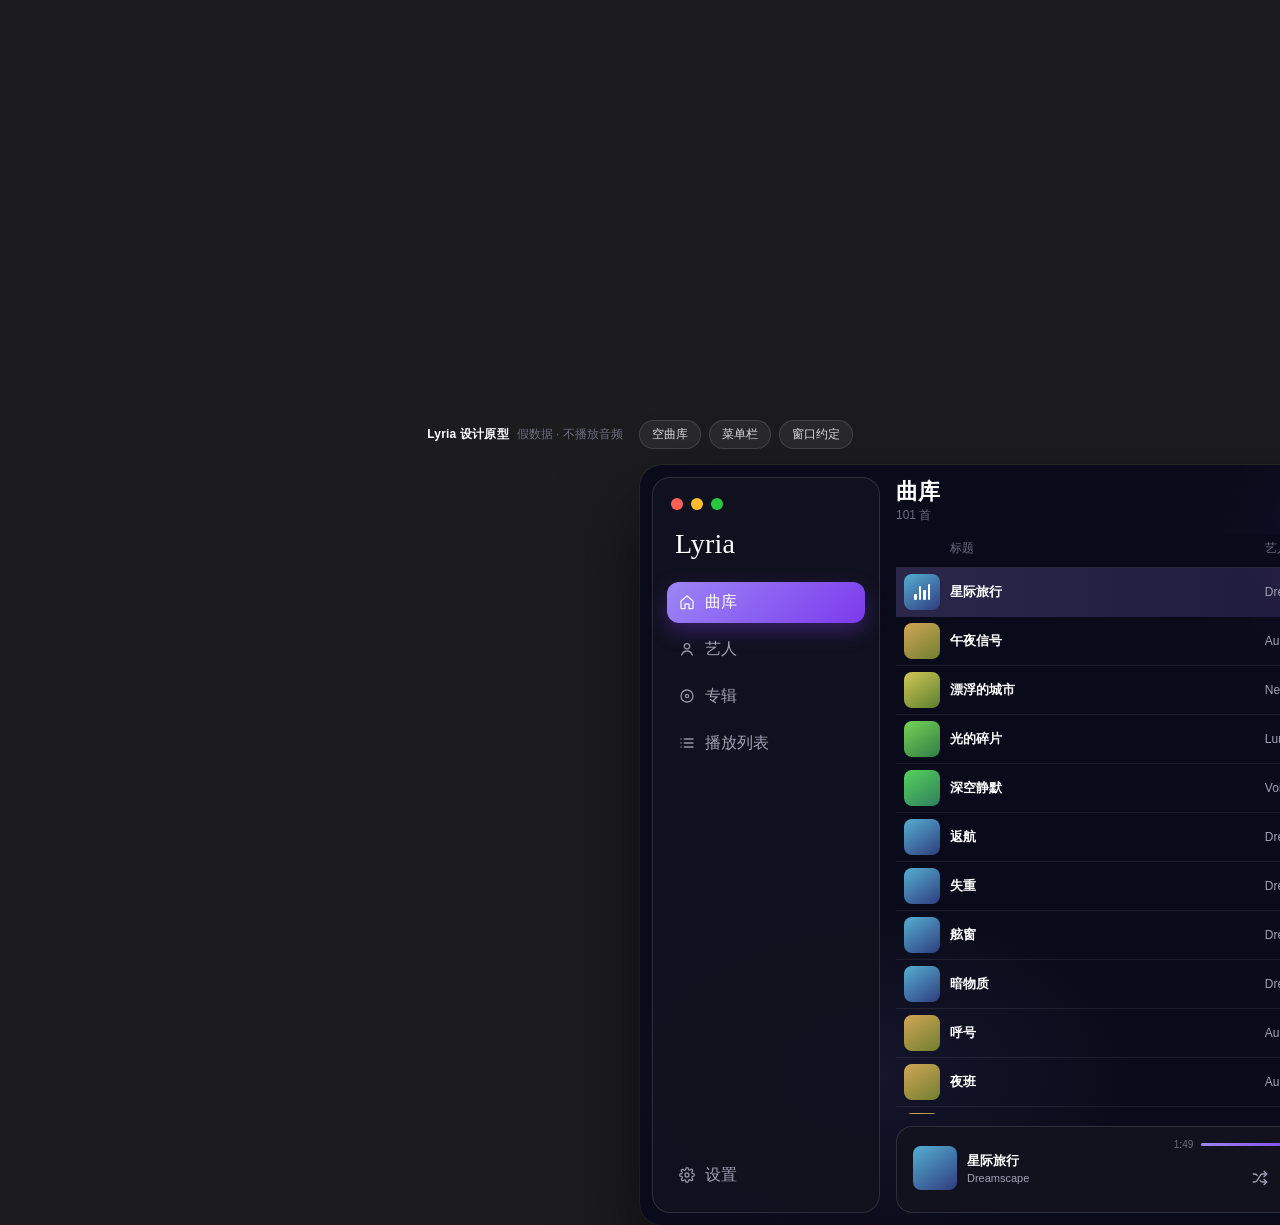
<file: .design/ui-mocks/html/index.html>
<!DOCTYPE html>
<html lang="zh-Hans">
<head>
  <meta charset="utf-8">
  <meta name="viewport" content="width=device-width, initial-scale=1">
  <title>Lyria · 设计原型</title>
  <link rel="stylesheet" href="theme.css?v=layout">
  <link rel="stylesheet" href="prototype.css?v=align">
</head>
<body class="proto">
  <div class="proto-bar" id="protoBar">
    <span class="proto-label">Lyria 设计原型</span>
    <span class="proto-note">假数据 · 不播放音频</span>
    <span class="spacer"></span>
    <button type="button" data-action="toggle-empty" id="emptyBtn">空曲库</button>
    <button type="button" data-action="scene-menubar" id="menuBtn">菜单栏</button>
    <button type="button" data-action="scene-chrome" id="chromeBtn">窗口约定</button>
  </div>

  <div class="fit" id="fit">
  <div class="window" id="window">
    <aside class="sidebar">
      <div class="lights"><span class="r"></span><span class="y"></span><span class="g"></span></div>
      <button type="button" class="brand" data-nav="library">Lyria</button>
      <div class="nav">
        <button type="button" class="nav-item active" data-nav="library"><svg viewBox="0 0 24 24" fill="none" stroke="currentColor" stroke-width="2" stroke-linecap="round" stroke-linejoin="round"><path d="M3 10.5 12 3l9 7.5V21a1 1 0 0 1-1 1h-5v-7H9v7H4a1 1 0 0 1-1-1v-10.5z"/></svg>曲库</button>
        <button type="button" class="nav-item" data-nav="artists"><svg viewBox="0 0 24 24" fill="none" stroke="currentColor" stroke-width="2" stroke-linecap="round" stroke-linejoin="round"><circle cx="12" cy="8" r="4"/><path d="M4 21c1.5-4 4.5-6 8-6s6.5 2 8 6"/></svg>艺人</button>
        <button type="button" class="nav-item" data-nav="albums"><svg viewBox="0 0 24 24" fill="none" stroke="currentColor" stroke-width="2" stroke-linecap="round" stroke-linejoin="round"><circle cx="12" cy="12" r="9"/><circle cx="12" cy="12" r="2.5"/></svg>专辑</button>
        <button type="button" class="nav-item" data-nav="playlists"><svg viewBox="0 0 24 24" fill="none" stroke="currentColor" stroke-width="2" stroke-linecap="round" stroke-linejoin="round"><path d="M8 6h13M8 12h13M8 18h13M3 6h.01M3 12h.01M3 18h.01"/></svg>播放列表</button>
      </div>
      <div class="nav-bottom">
        <button type="button" class="nav-item" data-nav="settings"><svg viewBox="0 0 24 24" fill="none" stroke="currentColor" stroke-width="2" stroke-linecap="round" stroke-linejoin="round"><circle cx="12" cy="12" r="3"/><path d="M19.4 15a1.7 1.7 0 0 0 .3 1.8l.1.1a2 2 0 1 1-2.8 2.8l-.1-.1a1.7 1.7 0 0 0-1.8-.3 1.7 1.7 0 0 0-1 1.5V21a2 2 0 1 1-4 0v-.1a1.7 1.7 0 0 0-1-1.5 1.7 1.7 0 0 0-1.8.3l-.1.1a2 2 0 1 1-2.8-2.8l.1-.1a1.7 1.7 0 0 0 .3-1.8 1.7 1.7 0 0 0-1.5-1H3a2 2 0 1 1 0-4h.1a1.7 1.7 0 0 0 1.5-1 1.7 1.7 0 0 0-.3-1.8l-.1-.1a2 2 0 1 1 2.8-2.8l.1.1a1.7 1.7 0 0 0 1.8.3H9a1.7 1.7 0 0 0 1-1.5V3a2 2 0 1 1 4 0v.1a1.7 1.7 0 0 0 1 1.5 1.7 1.7 0 0 0 1.8-.3l.1-.1a2 2 0 1 1 2.8 2.8l-.1.1a1.7 1.7 0 0 0-.3 1.8V9c.3.6.9 1 1.5 1H21a2 2 0 1 1 0 4h-.1a1.7 1.7 0 0 0-1.5 1z"/></svg>设置</button>
      </div>
    </aside>
    <div class="detail">
      <div class="page-head">
        <div class="page-title">
          <div class="nav-line">
            <button type="button" class="nav-back is-hidden" id="navBack" data-action="nav-back" aria-label="返回"><svg class="ico" viewBox="0 0 24 24" fill="none" stroke="currentColor" stroke-width="2" stroke-linecap="round" stroke-linejoin="round" aria-hidden="true"><path d="m15 18-6-6 6-6"/></svg></button>
            <h1 id="pageTitle">曲库</h1>
          </div>
          <span id="pageMeta"></span>
        </div>
        <div class="search">
          <svg width="14" height="14" viewBox="0 0 24 24" fill="none" stroke="currentColor" stroke-width="2" stroke-linecap="round" stroke-linejoin="round"><circle cx="11" cy="11" r="7"/><path d="m20 20-3-3"/></svg>
          <input id="q" type="text" placeholder="搜索音乐、艺人、专辑" autocomplete="off" spellcheck="false" aria-label="搜索音乐、艺人、专辑">
          <button type="button" class="clear is-hidden" id="clearQ" data-action="clear-search" aria-label="清除搜索">×</button>
        </div>
      </div>
      <div class="content">
        <div class="panel" id="panel"></div>
      </div>
      <div id="transport"></div>
    </div>
    <div class="queue-panel is-hidden" id="queue"></div>
    <div class="toast" id="toast" role="status"></div>
  </div>

  <div class="menubar-stage is-hidden" id="menubarStage">
    <div class="fake-menu"><span class="menu-brand"><svg class="ico" viewBox="0 0 24 24" fill="none" stroke="currentColor" stroke-width="2" stroke-linecap="round" stroke-linejoin="round" aria-hidden="true"><path d="M9 18V5l12-2v13"/><circle cx="6" cy="18" r="3"/><circle cx="18" cy="16" r="3"/></svg> Lyria</span><span>9:41</span></div>
    <div class="popover">
      <div style="padding:14px 14px 10px;display:flex;gap:10px;align-items:center;border-bottom:1px solid var(--border)">
        <div class="cover"></div>
        <div style="flex:1">
          <div class="t js-np-title" style="font-size:13px;font-weight:600">星际旅行</div>
          <div class="a js-np-artist" style="font-size:11px;color:var(--text2)">Dreamscape</div>
        </div>
      </div>
      <div style="padding:12px 14px">
        <div class="prog" style="margin-bottom:10px">
          <span class="js-pos">1:48</span>
          <div class="bar" data-slider="progress"><div class="fill js-fill"></div><div class="knob js-knob"></div></div>
          <span class="js-dur">4:32</span>
        </div>
        <div class="btns center">
          <button type="button" class="glyph" data-action="prev" title="上一首"><svg class="ico" viewBox="0 0 24 24" fill="none" stroke="currentColor" stroke-width="2" stroke-linecap="round" stroke-linejoin="round" aria-hidden="true"><polygon points="19 20 9 12 19 4 19 20"/><line x1="5" x2="5" y1="19" y2="5"/></svg></button>
          <button type="button" class="play" id="menuPlay" data-action="toggle" title="播放或暂停"><svg class="ico nudge" viewBox="0 0 24 24" fill="none" stroke="currentColor" stroke-width="2" stroke-linecap="round" stroke-linejoin="round" aria-hidden="true"><polygon points="6 3 20 12 6 21 6 3"/></svg></button>
          <button type="button" class="glyph" data-action="next" title="下一首"><svg class="ico" viewBox="0 0 24 24" fill="none" stroke="currentColor" stroke-width="2" stroke-linecap="round" stroke-linejoin="round" aria-hidden="true"><polygon points="5 4 15 12 5 20 5 4"/><line x1="19" x2="19" y1="5" y2="19"/></svg></button>
        </div>
      </div>
      <div style="padding:0 14px 14px">
        <div class="upnext-label">接下来</div>
        <div id="upnext"></div>
      </div>
    </div>
  </div>

  <div class="annot is-hidden" id="annotStage">
    <h1>Lyria · Window Chrome（原生标题栏约定）</h1>
    <ol>
      <li><code>NSWindow.styleMask</code> 含 <code>.titled</code> + <code>.fullSizeContentView</code></li>
      <li><code>titlebarAppearsTransparent = true</code>、<code>titleVisibility = .hidden</code> — 无自定义黑色顶栏条</li>
      <li>红绿灯由系统绘制，视觉上落在<strong>左侧栏顶部内部</strong>（侧栏玻璃通顶）</li>
      <li>拖动 / 双击放大还原走系统 <code>NSThemeFrame</code>；穿透区收窄为系统标题栏拖动带（<code>hitTest → nil</code>），<strong>勿</strong>整顶约 52pt 一律穿透；不自定义 <code>performZoom</code></li>
      <li>侧栏相对窗口四边留出约 12px，圆角约 18px；底栏（Transport）只在详情列下方，不延伸到侧栏下。设置下不放拖宽示意点</li>
      <li>详情列顶部是导航标题，与搜索、列表、底栏左右对齐。能返回时，后退图标在标题左侧并与文字对齐</li>
      <li>侧栏可拖宽 <strong>168–320</strong>（默认 ~228）</li>
      <li>Deep Space：左右同色 <code>#0a0b1a</code> 系，禁用吸壁纸 vibrancy</li>
      <li>Accent 渐变 <code>#9b87f5 → #7c3aed</code>；圆角 16–24</li>
    </ol>
  </div>
  </div>

  <div id="rowMenu"></div>
  <script src="prototype.js?v=align"></script>
</body>
</html>
</file>
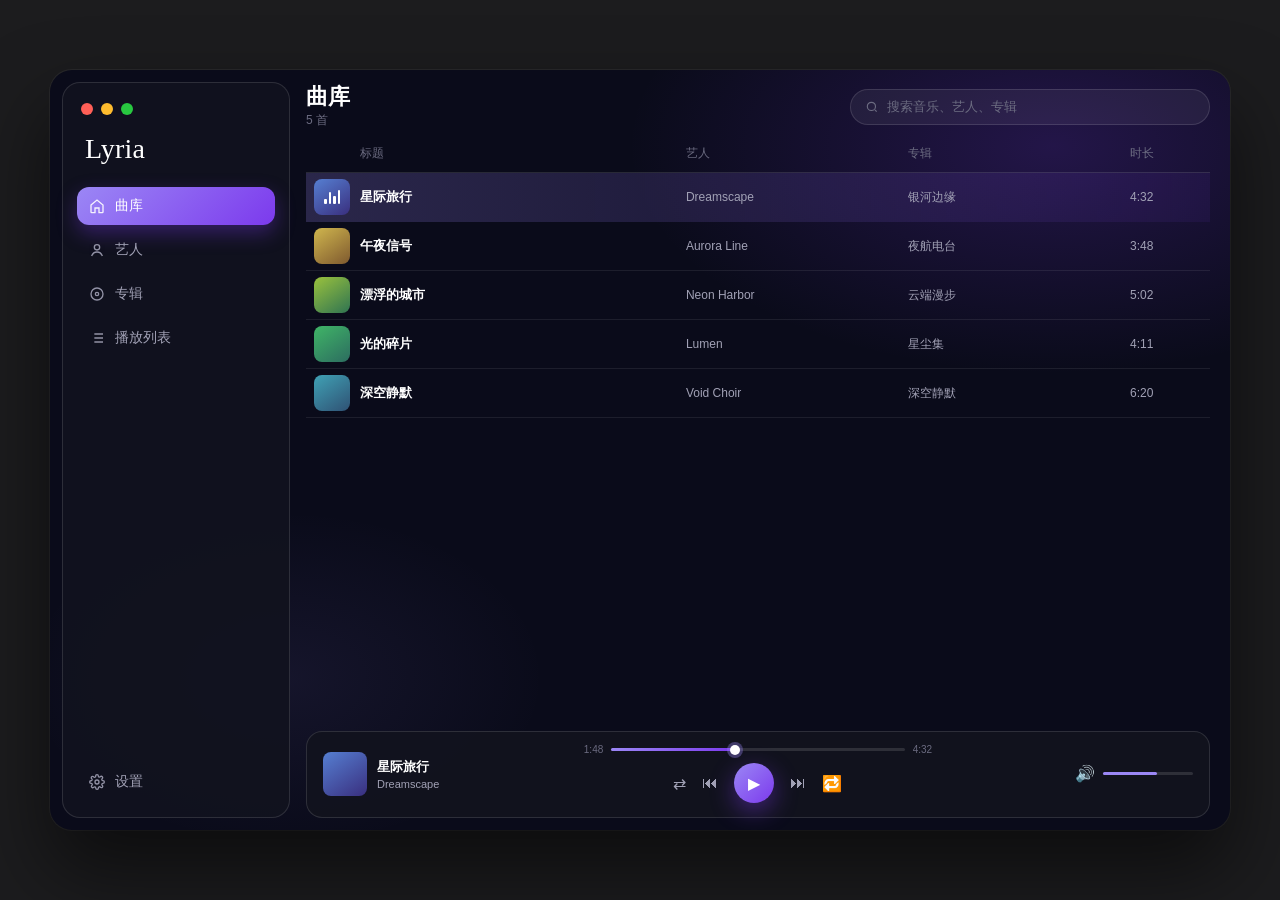
<file: .design/ui-mocks/html/01-library.html>
<!DOCTYPE html><html><head><meta charset="utf-8"><link rel="stylesheet" href="theme.css?v=layout"></head>
<body><div class="window"><aside class="sidebar">
  <div class="lights"><span class="r"></span><span class="y"></span><span class="g"></span></div>
  <div class="brand">Lyria</div>
  <div class="nav"><div class="nav-item active"><svg viewBox="0 0 24 24" fill="none" stroke="currentColor" stroke-width="2"><path d="M3 10.5 12 3l9 7.5V21a1 1 0 0 1-1 1h-5v-7H9v7H4a1 1 0 0 1-1-1v-10.5z"/></svg>曲库</div>
<div class="nav-item"><svg viewBox="0 0 24 24" fill="none" stroke="currentColor" stroke-width="2"><circle cx="12" cy="8" r="4"/><path d="M4 21c1.5-4 4.5-6 8-6s6.5 2 8 6"/></svg>艺人</div>
<div class="nav-item"><svg viewBox="0 0 24 24" fill="none" stroke="currentColor" stroke-width="2"><circle cx="12" cy="12" r="9"/><circle cx="12" cy="12" r="2.5"/></svg>专辑</div>
<div class="nav-item"><svg viewBox="0 0 24 24" fill="none" stroke="currentColor" stroke-width="2"><path d="M8 6h13M8 12h13M8 18h13M3 6h.01M3 12h.01M3 18h.01"/></svg>播放列表</div></div>
  <div class="nav-bottom">
    <div class="nav-item"><svg viewBox="0 0 24 24" fill="none" stroke="currentColor" stroke-width="2"><circle cx="12" cy="12" r="3"/><path d="M19.4 15a1.7 1.7 0 0 0 .3 1.8l.1.1a2 2 0 1 1-2.8 2.8l-.1-.1a1.7 1.7 0 0 0-1.8-.3 1.7 1.7 0 0 0-1 1.5V21a2 2 0 1 1-4 0v-.1a1.7 1.7 0 0 0-1-1.5 1.7 1.7 0 0 0-1.8.3l-.1.1a2 2 0 1 1-2.8-2.8l.1-.1a1.7 1.7 0 0 0 .3-1.8 1.7 1.7 0 0 0-1.5-1H3a2 2 0 1 1 0-4h.1a1.7 1.7 0 0 0 1.5-1 1.7 1.7 0 0 0-.3-1.8l-.1-.1a2 2 0 1 1 2.8-2.8l.1.1a1.7 1.7 0 0 0 1.8.3H9a1.7 1.7 0 0 0 1-1.5V3a2 2 0 1 1 4 0v.1a1.7 1.7 0 0 0 1 1.5 1.7 1.7 0 0 0 1.8-.3l.1-.1a2 2 0 1 1 2.8 2.8l-.1.1a1.7 1.7 0 0 0-.3 1.8V9c.3.6.9 1 1.5 1H21a2 2 0 1 1 0 4h-.1a1.7 1.7 0 0 0-1.5 1z"/></svg>设置</div>
  </div>
</aside><div class="detail"><div class="page-head"><div class="page-title"><div class="nav-line"><h1>曲库</h1></div><span class="page-meta">5 首</span></div><div class="search" style="color:var(--text3)"><svg width="14" height="14" viewBox="0 0 24 24" fill="none" stroke="currentColor" stroke-width="2"><circle cx="11" cy="11" r="7"/><path d="m20 20-3-3"/></svg><span>搜索音乐、艺人、专辑</span></div></div><div class="content"><div class="panel"><div class="row header"><div class="title-cell"><span class="cover-gap"></span><span>标题</span></div><div>艺人</div><div>专辑</div><div>时长</div></div>
<div class="row track active"><div class="title-cell"><span class="cover-sm" style="background:linear-gradient(145deg, hsl(220 58% 58%), hsl(248 46% 34%))"><span class="eq"><i></i><i></i><i></i><i></i></span></span><div class="title-stack"><div class="cn">星际旅行</div></div></div><div class="meta">Dreamscape</div><div class="meta">银河边缘</div><div class="meta">4:32</div></div>
<div class="row track"><div class="title-cell"><span class="cover-sm" style="background:linear-gradient(145deg, hsl(48 58% 56%), hsl(32 46% 34%))"></span><div class="title-stack"><div class="cn">午夜信号</div></div></div><div class="meta">Aurora Line</div><div class="meta">夜航电台</div><div class="meta">3:48</div></div>
<div class="row track"><div class="title-cell"><span class="cover-sm" style="background:linear-gradient(145deg, hsl(78 52% 50%), hsl(150 42% 32%))"></span><div class="title-stack"><div class="cn">漂浮的城市</div></div></div><div class="meta">Neon Harbor</div><div class="meta">云端漫步</div><div class="meta">5:02</div></div>
<div class="row track"><div class="title-cell"><span class="cover-sm" style="background:linear-gradient(145deg, hsl(140 48% 48%), hsl(168 42% 30%))"></span><div class="title-stack"><div class="cn">光的碎片</div></div></div><div class="meta">Lumen</div><div class="meta">星尘集</div><div class="meta">4:11</div></div>
<div class="row track"><div class="title-cell"><span class="cover-sm" style="background:linear-gradient(145deg, hsl(190 48% 48%), hsl(210 42% 32%))"></span><div class="title-stack"><div class="cn">深空静默</div></div></div><div class="meta">Void Choir</div><div class="meta">深空静默</div><div class="meta">6:20</div></div></div></div><div class="transport">
  <div class="np"><div class="cover"></div><div><div class="t">星际旅行</div><div class="a">Dreamscape</div></div></div>
  <div class="controls">
    <div class="prog"><span>1:48</span><div class="bar"><div class="fill"></div><div class="knob"></div></div><span>4:32</span></div>
    <div class="btns">
      <span>⇄</span><span>⏮</span><div class="play">▶</div><span>⏭</span><span>🔁</span>
    </div>
  </div>
  <div class="vol"><span>🔊</span><div class="slider"><div class="fill"></div></div></div>
</div></div></div></body></html>
</file>
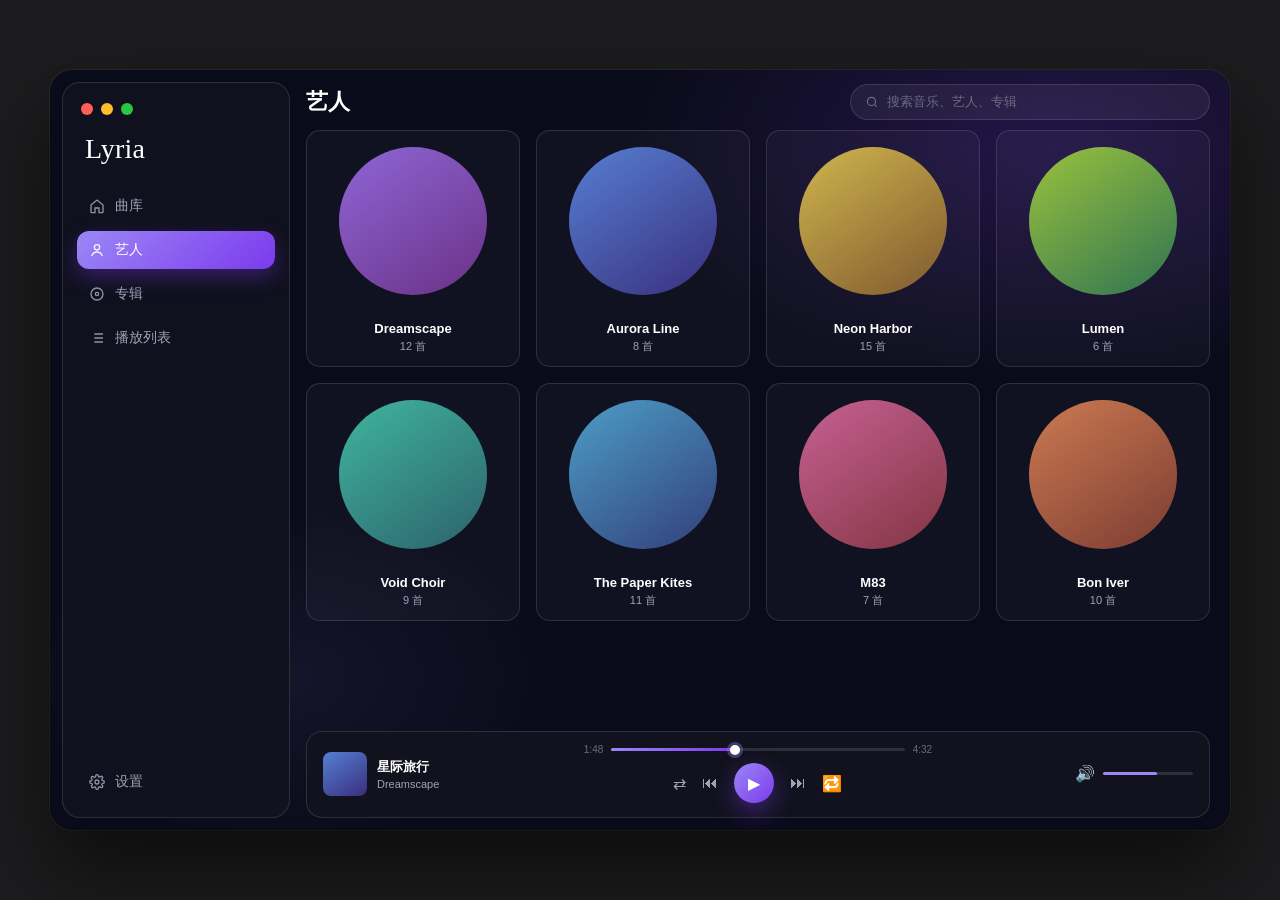
<file: .design/ui-mocks/html/02-artists.html>
<!DOCTYPE html><html><head><meta charset="utf-8"><link rel="stylesheet" href="theme.css?v=layout"></head>
<body><div class="window"><aside class="sidebar">
  <div class="lights"><span class="r"></span><span class="y"></span><span class="g"></span></div>
  <div class="brand">Lyria</div>
  <div class="nav"><div class="nav-item"><svg viewBox="0 0 24 24" fill="none" stroke="currentColor" stroke-width="2"><path d="M3 10.5 12 3l9 7.5V21a1 1 0 0 1-1 1h-5v-7H9v7H4a1 1 0 0 1-1-1v-10.5z"/></svg>曲库</div>
<div class="nav-item active"><svg viewBox="0 0 24 24" fill="none" stroke="currentColor" stroke-width="2"><circle cx="12" cy="8" r="4"/><path d="M4 21c1.5-4 4.5-6 8-6s6.5 2 8 6"/></svg>艺人</div>
<div class="nav-item"><svg viewBox="0 0 24 24" fill="none" stroke="currentColor" stroke-width="2"><circle cx="12" cy="12" r="9"/><circle cx="12" cy="12" r="2.5"/></svg>专辑</div>
<div class="nav-item"><svg viewBox="0 0 24 24" fill="none" stroke="currentColor" stroke-width="2"><path d="M8 6h13M8 12h13M8 18h13M3 6h.01M3 12h.01M3 18h.01"/></svg>播放列表</div></div>
  <div class="nav-bottom">
    <div class="nav-item"><svg viewBox="0 0 24 24" fill="none" stroke="currentColor" stroke-width="2"><circle cx="12" cy="12" r="3"/><path d="M19.4 15a1.7 1.7 0 0 0 .3 1.8l.1.1a2 2 0 1 1-2.8 2.8l-.1-.1a1.7 1.7 0 0 0-1.8-.3 1.7 1.7 0 0 0-1 1.5V21a2 2 0 1 1-4 0v-.1a1.7 1.7 0 0 0-1-1.5 1.7 1.7 0 0 0-1.8.3l-.1.1a2 2 0 1 1-2.8-2.8l.1-.1a1.7 1.7 0 0 0 .3-1.8 1.7 1.7 0 0 0-1.5-1H3a2 2 0 1 1 0-4h.1a1.7 1.7 0 0 0 1.5-1 1.7 1.7 0 0 0-.3-1.8l-.1-.1a2 2 0 1 1 2.8-2.8l.1.1a1.7 1.7 0 0 0 1.8.3H9a1.7 1.7 0 0 0 1-1.5V3a2 2 0 1 1 4 0v.1a1.7 1.7 0 0 0 1 1.5 1.7 1.7 0 0 0 1.8-.3l.1-.1a2 2 0 1 1 2.8 2.8l-.1.1a1.7 1.7 0 0 0-.3 1.8V9c.3.6.9 1 1.5 1H21a2 2 0 1 1 0 4h-.1a1.7 1.7 0 0 0-1.5 1z"/></svg>设置</div>
  </div>
</aside><div class="detail"><div class="page-head"><div class="page-title"><div class="nav-line"><h1>艺人</h1></div></div><div class="search" style="color:var(--text3)"><svg width="14" height="14" viewBox="0 0 24 24" fill="none" stroke="currentColor" stroke-width="2"><circle cx="11" cy="11" r="7"/><path d="m20 20-3-3"/></svg><span>搜索音乐、艺人、专辑</span></div></div><div class="content"><div class="panel" style="overflow:auto"><div class="grid"><div class="card"><div class="art" style="border-radius:50%;margin:16px auto;width:70%;aspect-ratio:1"></div><div class="body" style="text-align:center"><div class="name">Dreamscape</div><div class="sub">12 首</div></div></div><div class="card"><div class="art" style="border-radius:50%;margin:16px auto;width:70%;aspect-ratio:1"></div><div class="body" style="text-align:center"><div class="name">Aurora Line</div><div class="sub">8 首</div></div></div><div class="card"><div class="art" style="border-radius:50%;margin:16px auto;width:70%;aspect-ratio:1"></div><div class="body" style="text-align:center"><div class="name">Neon Harbor</div><div class="sub">15 首</div></div></div><div class="card"><div class="art" style="border-radius:50%;margin:16px auto;width:70%;aspect-ratio:1"></div><div class="body" style="text-align:center"><div class="name">Lumen</div><div class="sub">6 首</div></div></div><div class="card"><div class="art" style="border-radius:50%;margin:16px auto;width:70%;aspect-ratio:1"></div><div class="body" style="text-align:center"><div class="name">Void Choir</div><div class="sub">9 首</div></div></div><div class="card"><div class="art" style="border-radius:50%;margin:16px auto;width:70%;aspect-ratio:1"></div><div class="body" style="text-align:center"><div class="name">The Paper Kites</div><div class="sub">11 首</div></div></div><div class="card"><div class="art" style="border-radius:50%;margin:16px auto;width:70%;aspect-ratio:1"></div><div class="body" style="text-align:center"><div class="name">M83</div><div class="sub">7 首</div></div></div><div class="card"><div class="art" style="border-radius:50%;margin:16px auto;width:70%;aspect-ratio:1"></div><div class="body" style="text-align:center"><div class="name">Bon Iver</div><div class="sub">10 首</div></div></div></div></div></div><div class="transport">
  <div class="np"><div class="cover"></div><div><div class="t">星际旅行</div><div class="a">Dreamscape</div></div></div>
  <div class="controls">
    <div class="prog"><span>1:48</span><div class="bar"><div class="fill"></div><div class="knob"></div></div><span>4:32</span></div>
    <div class="btns">
      <span>⇄</span><span>⏮</span><div class="play">▶</div><span>⏭</span><span>🔁</span>
    </div>
  </div>
  <div class="vol"><span>🔊</span><div class="slider"><div class="fill"></div></div></div>
</div></div></div></body></html>
</file>
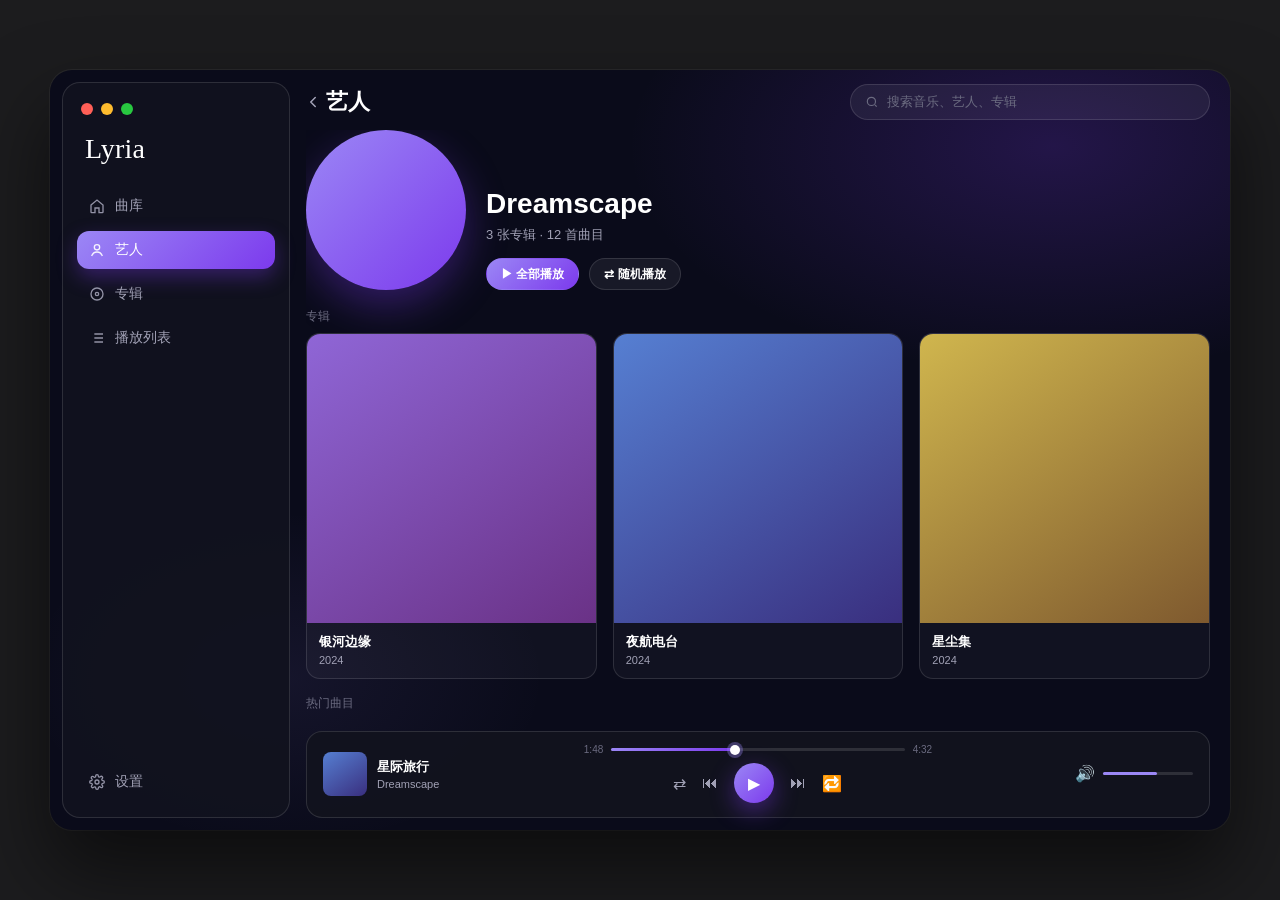
<file: .design/ui-mocks/html/03-artist-detail.html>
<!DOCTYPE html><html><head><meta charset="utf-8"><link rel="stylesheet" href="theme.css?v=layout"></head>
<body><div class="window"><aside class="sidebar">
  <div class="lights"><span class="r"></span><span class="y"></span><span class="g"></span></div>
  <div class="brand">Lyria</div>
  <div class="nav"><div class="nav-item"><svg viewBox="0 0 24 24" fill="none" stroke="currentColor" stroke-width="2"><path d="M3 10.5 12 3l9 7.5V21a1 1 0 0 1-1 1h-5v-7H9v7H4a1 1 0 0 1-1-1v-10.5z"/></svg>曲库</div>
<div class="nav-item active"><svg viewBox="0 0 24 24" fill="none" stroke="currentColor" stroke-width="2"><circle cx="12" cy="8" r="4"/><path d="M4 21c1.5-4 4.5-6 8-6s6.5 2 8 6"/></svg>艺人</div>
<div class="nav-item"><svg viewBox="0 0 24 24" fill="none" stroke="currentColor" stroke-width="2"><circle cx="12" cy="12" r="9"/><circle cx="12" cy="12" r="2.5"/></svg>专辑</div>
<div class="nav-item"><svg viewBox="0 0 24 24" fill="none" stroke="currentColor" stroke-width="2"><path d="M8 6h13M8 12h13M8 18h13M3 6h.01M3 12h.01M3 18h.01"/></svg>播放列表</div></div>
  <div class="nav-bottom">
    <div class="nav-item"><svg viewBox="0 0 24 24" fill="none" stroke="currentColor" stroke-width="2"><circle cx="12" cy="12" r="3"/><path d="M19.4 15a1.7 1.7 0 0 0 .3 1.8l.1.1a2 2 0 1 1-2.8 2.8l-.1-.1a1.7 1.7 0 0 0-1.8-.3 1.7 1.7 0 0 0-1 1.5V21a2 2 0 1 1-4 0v-.1a1.7 1.7 0 0 0-1-1.5 1.7 1.7 0 0 0-1.8.3l-.1.1a2 2 0 1 1-2.8-2.8l.1-.1a1.7 1.7 0 0 0 .3-1.8 1.7 1.7 0 0 0-1.5-1H3a2 2 0 1 1 0-4h.1a1.7 1.7 0 0 0 1.5-1 1.7 1.7 0 0 0-.3-1.8l-.1-.1a2 2 0 1 1 2.8-2.8l.1.1a1.7 1.7 0 0 0 1.8.3H9a1.7 1.7 0 0 0 1-1.5V3a2 2 0 1 1 4 0v.1a1.7 1.7 0 0 0 1 1.5 1.7 1.7 0 0 0 1.8-.3l.1-.1a2 2 0 1 1 2.8 2.8l-.1.1a1.7 1.7 0 0 0-.3 1.8V9c.3.6.9 1 1.5 1H21a2 2 0 1 1 0 4h-.1a1.7 1.7 0 0 0-1.5 1z"/></svg>设置</div>
  </div>
</aside><div class="detail"><div class="page-head"><div class="page-title"><div class="nav-line"><span class="nav-back"><svg viewBox="0 0 24 24" fill="none" stroke="currentColor" stroke-width="2" stroke-linecap="round" stroke-linejoin="round"><path d="m15 18-6-6 6-6"/></svg></span><h1>艺人</h1></div></div><div class="search" style="color:var(--text3)"><svg width="14" height="14" viewBox="0 0 24 24" fill="none" stroke="currentColor" stroke-width="2"><circle cx="11" cy="11" r="7"/><path d="m20 20-3-3"/></svg><span>搜索音乐、艺人、专辑</span></div></div>
<div class="content"><div class="panel" style="overflow:auto">
  <div class="hero">
    <div class="big-art" style="border-radius:50%"></div>
    <div class="info">
      <h1>Dreamscape</h1>
      <div class="sub">3 张专辑 · 12 首曲目</div>
      <div class="actions"><div class="btn primary">▶ 全部播放</div><div class="btn">⇄ 随机播放</div></div>
    </div>
  </div>
  <div style="color:var(--text3);font-size:12px;margin:8px 0">专辑</div>
  <div class="grid" style="grid-template-columns:repeat(3,1fr);margin-bottom:16px">
    <div class="card"><div class="art"></div><div class="body"><div class="name">银河边缘</div><div class="sub">2024</div></div></div><div class="card"><div class="art"></div><div class="body"><div class="name">夜航电台</div><div class="sub">2024</div></div></div><div class="card"><div class="art"></div><div class="body"><div class="name">星尘集</div><div class="sub">2024</div></div></div>
  </div>
  <div style="color:var(--text3);font-size:12px;margin:8px 0">热门曲目</div>
  <div class="row header"><div class="title-cell"><span class="cover-gap"></span><span>标题</span></div><div>艺人</div><div>专辑</div><div>时长</div></div>
<div class="row track active"><div class="title-cell"><span class="cover-sm" style="background:linear-gradient(145deg, hsl(220 58% 58%), hsl(248 46% 34%))"><span class="eq"><i></i><i></i><i></i><i></i></span></span><div class="title-stack"><div class="cn">星际旅行</div></div></div><div class="meta">Dreamscape</div><div class="meta">银河边缘</div><div class="meta">4:32</div></div>
<div class="row track"><div class="title-cell"><span class="cover-sm" style="background:linear-gradient(145deg, hsl(48 58% 56%), hsl(32 46% 34%))"></span><div class="title-stack"><div class="cn">午夜信号</div></div></div><div class="meta">Aurora Line</div><div class="meta">夜航电台</div><div class="meta">3:48</div></div>
<div class="row track"><div class="title-cell"><span class="cover-sm" style="background:linear-gradient(145deg, hsl(78 52% 50%), hsl(150 42% 32%))"></span><div class="title-stack"><div class="cn">漂浮的城市</div></div></div><div class="meta">Neon Harbor</div><div class="meta">云端漫步</div><div class="meta">5:02</div></div>
<div class="row track"><div class="title-cell"><span class="cover-sm" style="background:linear-gradient(145deg, hsl(140 48% 48%), hsl(168 42% 30%))"></span><div class="title-stack"><div class="cn">光的碎片</div></div></div><div class="meta">Lumen</div><div class="meta">星尘集</div><div class="meta">4:11</div></div>
<div class="row track"><div class="title-cell"><span class="cover-sm" style="background:linear-gradient(145deg, hsl(190 48% 48%), hsl(210 42% 32%))"></span><div class="title-stack"><div class="cn">深空静默</div></div></div><div class="meta">Void Choir</div><div class="meta">深空静默</div><div class="meta">6:20</div></div>
</div></div><div class="transport">
  <div class="np"><div class="cover"></div><div><div class="t">星际旅行</div><div class="a">Dreamscape</div></div></div>
  <div class="controls">
    <div class="prog"><span>1:48</span><div class="bar"><div class="fill"></div><div class="knob"></div></div><span>4:32</span></div>
    <div class="btns">
      <span>⇄</span><span>⏮</span><div class="play">▶</div><span>⏭</span><span>🔁</span>
    </div>
  </div>
  <div class="vol"><span>🔊</span><div class="slider"><div class="fill"></div></div></div>
</div></div></div></body></html>
</file>
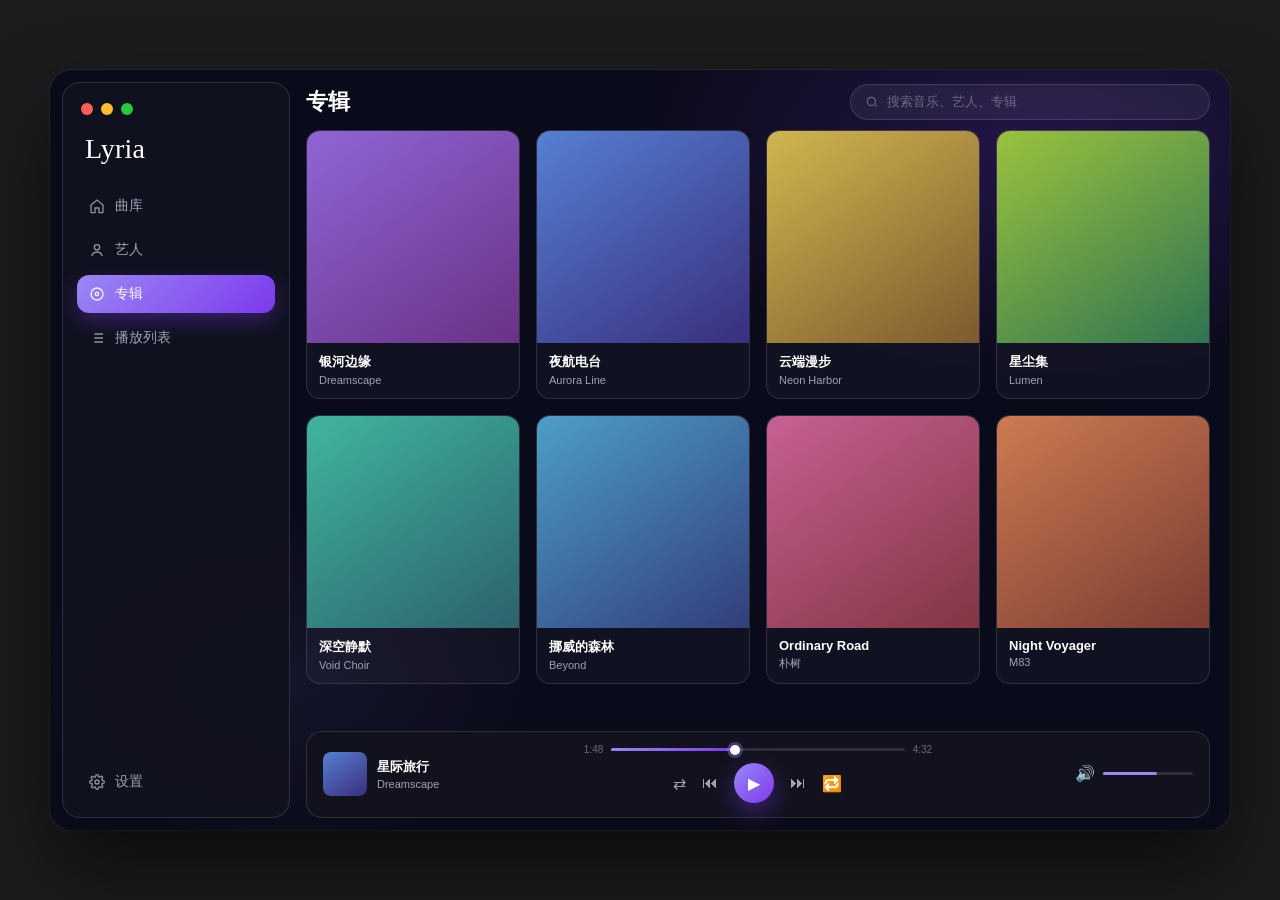
<file: .design/ui-mocks/html/04-albums.html>
<!DOCTYPE html><html><head><meta charset="utf-8"><link rel="stylesheet" href="theme.css?v=layout"></head>
<body><div class="window"><aside class="sidebar">
  <div class="lights"><span class="r"></span><span class="y"></span><span class="g"></span></div>
  <div class="brand">Lyria</div>
  <div class="nav"><div class="nav-item"><svg viewBox="0 0 24 24" fill="none" stroke="currentColor" stroke-width="2"><path d="M3 10.5 12 3l9 7.5V21a1 1 0 0 1-1 1h-5v-7H9v7H4a1 1 0 0 1-1-1v-10.5z"/></svg>曲库</div>
<div class="nav-item"><svg viewBox="0 0 24 24" fill="none" stroke="currentColor" stroke-width="2"><circle cx="12" cy="8" r="4"/><path d="M4 21c1.5-4 4.5-6 8-6s6.5 2 8 6"/></svg>艺人</div>
<div class="nav-item active"><svg viewBox="0 0 24 24" fill="none" stroke="currentColor" stroke-width="2"><circle cx="12" cy="12" r="9"/><circle cx="12" cy="12" r="2.5"/></svg>专辑</div>
<div class="nav-item"><svg viewBox="0 0 24 24" fill="none" stroke="currentColor" stroke-width="2"><path d="M8 6h13M8 12h13M8 18h13M3 6h.01M3 12h.01M3 18h.01"/></svg>播放列表</div></div>
  <div class="nav-bottom">
    <div class="nav-item"><svg viewBox="0 0 24 24" fill="none" stroke="currentColor" stroke-width="2"><circle cx="12" cy="12" r="3"/><path d="M19.4 15a1.7 1.7 0 0 0 .3 1.8l.1.1a2 2 0 1 1-2.8 2.8l-.1-.1a1.7 1.7 0 0 0-1.8-.3 1.7 1.7 0 0 0-1 1.5V21a2 2 0 1 1-4 0v-.1a1.7 1.7 0 0 0-1-1.5 1.7 1.7 0 0 0-1.8.3l-.1.1a2 2 0 1 1-2.8-2.8l.1-.1a1.7 1.7 0 0 0 .3-1.8 1.7 1.7 0 0 0-1.5-1H3a2 2 0 1 1 0-4h.1a1.7 1.7 0 0 0 1.5-1 1.7 1.7 0 0 0-.3-1.8l-.1-.1a2 2 0 1 1 2.8-2.8l.1.1a1.7 1.7 0 0 0 1.8.3H9a1.7 1.7 0 0 0 1-1.5V3a2 2 0 1 1 4 0v.1a1.7 1.7 0 0 0 1 1.5 1.7 1.7 0 0 0 1.8-.3l.1-.1a2 2 0 1 1 2.8 2.8l-.1.1a1.7 1.7 0 0 0-.3 1.8V9c.3.6.9 1 1.5 1H21a2 2 0 1 1 0 4h-.1a1.7 1.7 0 0 0-1.5 1z"/></svg>设置</div>
  </div>
</aside><div class="detail"><div class="page-head"><div class="page-title"><div class="nav-line"><h1>专辑</h1></div></div><div class="search" style="color:var(--text3)"><svg width="14" height="14" viewBox="0 0 24 24" fill="none" stroke="currentColor" stroke-width="2"><circle cx="11" cy="11" r="7"/><path d="m20 20-3-3"/></svg><span>搜索音乐、艺人、专辑</span></div></div><div class="content"><div class="panel" style="overflow:auto"><div class="grid"><div class="card"><div class="art"></div><div class="body"><div class="name">银河边缘</div><div class="sub">Dreamscape</div></div></div><div class="card"><div class="art"></div><div class="body"><div class="name">夜航电台</div><div class="sub">Aurora Line</div></div></div><div class="card"><div class="art"></div><div class="body"><div class="name">云端漫步</div><div class="sub">Neon Harbor</div></div></div><div class="card"><div class="art"></div><div class="body"><div class="name">星尘集</div><div class="sub">Lumen</div></div></div><div class="card"><div class="art"></div><div class="body"><div class="name">深空静默</div><div class="sub">Void Choir</div></div></div><div class="card"><div class="art"></div><div class="body"><div class="name">挪威的森林</div><div class="sub">Beyond</div></div></div><div class="card"><div class="art"></div><div class="body"><div class="name">Ordinary Road</div><div class="sub">朴树</div></div></div><div class="card"><div class="art"></div><div class="body"><div class="name">Night Voyager</div><div class="sub">M83</div></div></div></div></div></div><div class="transport">
  <div class="np"><div class="cover"></div><div><div class="t">星际旅行</div><div class="a">Dreamscape</div></div></div>
  <div class="controls">
    <div class="prog"><span>1:48</span><div class="bar"><div class="fill"></div><div class="knob"></div></div><span>4:32</span></div>
    <div class="btns">
      <span>⇄</span><span>⏮</span><div class="play">▶</div><span>⏭</span><span>🔁</span>
    </div>
  </div>
  <div class="vol"><span>🔊</span><div class="slider"><div class="fill"></div></div></div>
</div></div></div></body></html>
</file>
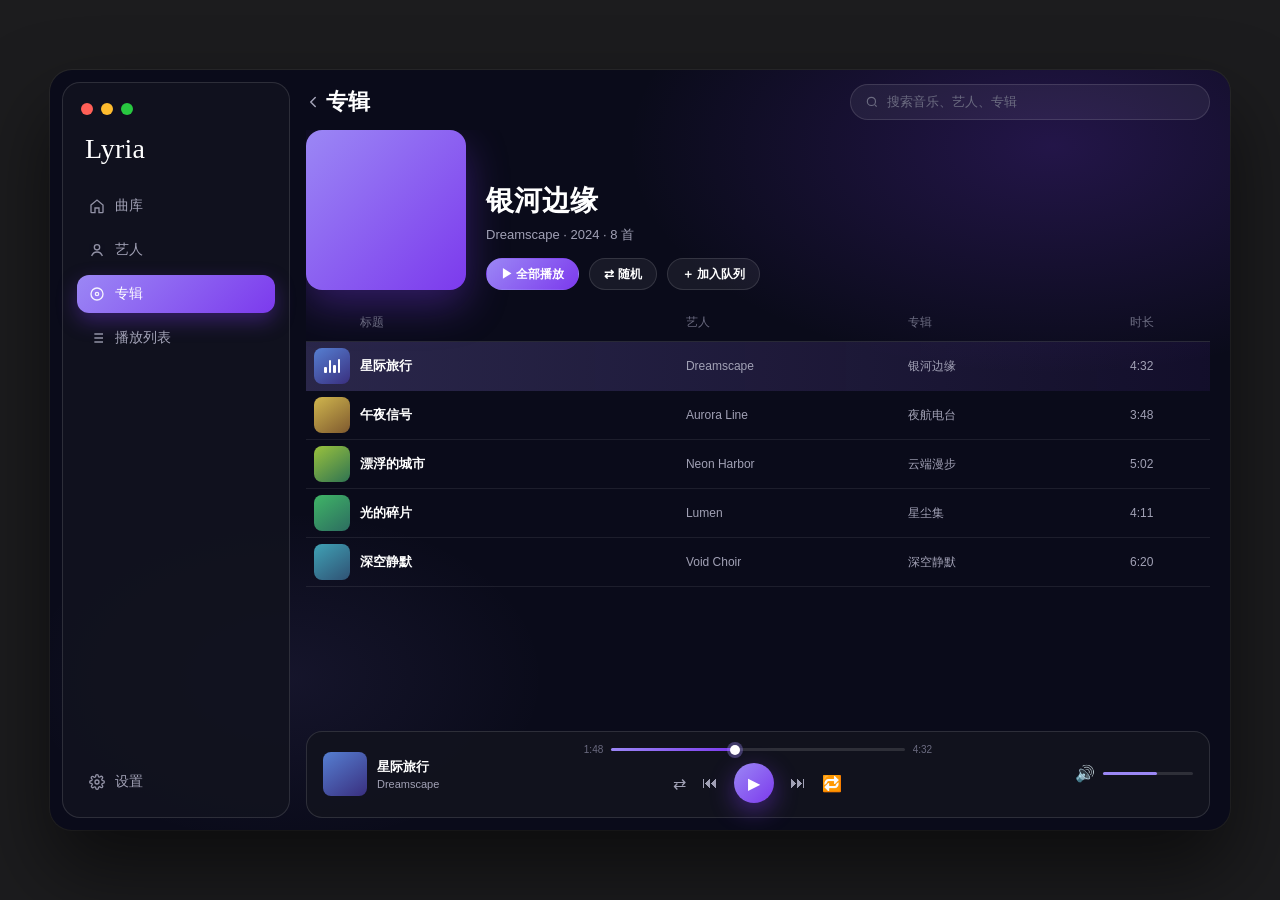
<file: .design/ui-mocks/html/05-album-detail.html>
<!DOCTYPE html><html><head><meta charset="utf-8"><link rel="stylesheet" href="theme.css?v=layout"></head>
<body><div class="window"><aside class="sidebar">
  <div class="lights"><span class="r"></span><span class="y"></span><span class="g"></span></div>
  <div class="brand">Lyria</div>
  <div class="nav"><div class="nav-item"><svg viewBox="0 0 24 24" fill="none" stroke="currentColor" stroke-width="2"><path d="M3 10.5 12 3l9 7.5V21a1 1 0 0 1-1 1h-5v-7H9v7H4a1 1 0 0 1-1-1v-10.5z"/></svg>曲库</div>
<div class="nav-item"><svg viewBox="0 0 24 24" fill="none" stroke="currentColor" stroke-width="2"><circle cx="12" cy="8" r="4"/><path d="M4 21c1.5-4 4.5-6 8-6s6.5 2 8 6"/></svg>艺人</div>
<div class="nav-item active"><svg viewBox="0 0 24 24" fill="none" stroke="currentColor" stroke-width="2"><circle cx="12" cy="12" r="9"/><circle cx="12" cy="12" r="2.5"/></svg>专辑</div>
<div class="nav-item"><svg viewBox="0 0 24 24" fill="none" stroke="currentColor" stroke-width="2"><path d="M8 6h13M8 12h13M8 18h13M3 6h.01M3 12h.01M3 18h.01"/></svg>播放列表</div></div>
  <div class="nav-bottom">
    <div class="nav-item"><svg viewBox="0 0 24 24" fill="none" stroke="currentColor" stroke-width="2"><circle cx="12" cy="12" r="3"/><path d="M19.4 15a1.7 1.7 0 0 0 .3 1.8l.1.1a2 2 0 1 1-2.8 2.8l-.1-.1a1.7 1.7 0 0 0-1.8-.3 1.7 1.7 0 0 0-1 1.5V21a2 2 0 1 1-4 0v-.1a1.7 1.7 0 0 0-1-1.5 1.7 1.7 0 0 0-1.8.3l-.1.1a2 2 0 1 1-2.8-2.8l.1-.1a1.7 1.7 0 0 0 .3-1.8 1.7 1.7 0 0 0-1.5-1H3a2 2 0 1 1 0-4h.1a1.7 1.7 0 0 0 1.5-1 1.7 1.7 0 0 0-.3-1.8l-.1-.1a2 2 0 1 1 2.8-2.8l.1.1a1.7 1.7 0 0 0 1.8.3H9a1.7 1.7 0 0 0 1-1.5V3a2 2 0 1 1 4 0v.1a1.7 1.7 0 0 0 1 1.5 1.7 1.7 0 0 0 1.8-.3l.1-.1a2 2 0 1 1 2.8 2.8l-.1.1a1.7 1.7 0 0 0-.3 1.8V9c.3.6.9 1 1.5 1H21a2 2 0 1 1 0 4h-.1a1.7 1.7 0 0 0-1.5 1z"/></svg>设置</div>
  </div>
</aside><div class="detail"><div class="page-head"><div class="page-title"><div class="nav-line"><span class="nav-back"><svg viewBox="0 0 24 24" fill="none" stroke="currentColor" stroke-width="2" stroke-linecap="round" stroke-linejoin="round"><path d="m15 18-6-6 6-6"/></svg></span><h1>专辑</h1></div></div><div class="search" style="color:var(--text3)"><svg width="14" height="14" viewBox="0 0 24 24" fill="none" stroke="currentColor" stroke-width="2"><circle cx="11" cy="11" r="7"/><path d="m20 20-3-3"/></svg><span>搜索音乐、艺人、专辑</span></div></div>
<div class="content"><div class="panel" style="overflow:auto">
  <div class="hero">
    <div class="big-art"></div>
    <div class="info">
      <h1>银河边缘</h1>
      <div class="sub">Dreamscape · 2024 · 8 首</div>
      <div class="actions"><div class="btn primary">▶ 全部播放</div><div class="btn">⇄ 随机</div><div class="btn">＋ 加入队列</div></div>
    </div>
  </div>
  <div class="row header"><div class="title-cell"><span class="cover-gap"></span><span>标题</span></div><div>艺人</div><div>专辑</div><div>时长</div></div>
<div class="row track active"><div class="title-cell"><span class="cover-sm" style="background:linear-gradient(145deg, hsl(220 58% 58%), hsl(248 46% 34%))"><span class="eq"><i></i><i></i><i></i><i></i></span></span><div class="title-stack"><div class="cn">星际旅行</div></div></div><div class="meta">Dreamscape</div><div class="meta">银河边缘</div><div class="meta">4:32</div></div>
<div class="row track"><div class="title-cell"><span class="cover-sm" style="background:linear-gradient(145deg, hsl(48 58% 56%), hsl(32 46% 34%))"></span><div class="title-stack"><div class="cn">午夜信号</div></div></div><div class="meta">Aurora Line</div><div class="meta">夜航电台</div><div class="meta">3:48</div></div>
<div class="row track"><div class="title-cell"><span class="cover-sm" style="background:linear-gradient(145deg, hsl(78 52% 50%), hsl(150 42% 32%))"></span><div class="title-stack"><div class="cn">漂浮的城市</div></div></div><div class="meta">Neon Harbor</div><div class="meta">云端漫步</div><div class="meta">5:02</div></div>
<div class="row track"><div class="title-cell"><span class="cover-sm" style="background:linear-gradient(145deg, hsl(140 48% 48%), hsl(168 42% 30%))"></span><div class="title-stack"><div class="cn">光的碎片</div></div></div><div class="meta">Lumen</div><div class="meta">星尘集</div><div class="meta">4:11</div></div>
<div class="row track"><div class="title-cell"><span class="cover-sm" style="background:linear-gradient(145deg, hsl(190 48% 48%), hsl(210 42% 32%))"></span><div class="title-stack"><div class="cn">深空静默</div></div></div><div class="meta">Void Choir</div><div class="meta">深空静默</div><div class="meta">6:20</div></div>
</div></div><div class="transport">
  <div class="np"><div class="cover"></div><div><div class="t">星际旅行</div><div class="a">Dreamscape</div></div></div>
  <div class="controls">
    <div class="prog"><span>1:48</span><div class="bar"><div class="fill"></div><div class="knob"></div></div><span>4:32</span></div>
    <div class="btns">
      <span>⇄</span><span>⏮</span><div class="play">▶</div><span>⏭</span><span>🔁</span>
    </div>
  </div>
  <div class="vol"><span>🔊</span><div class="slider"><div class="fill"></div></div></div>
</div></div></div></body></html>
</file>
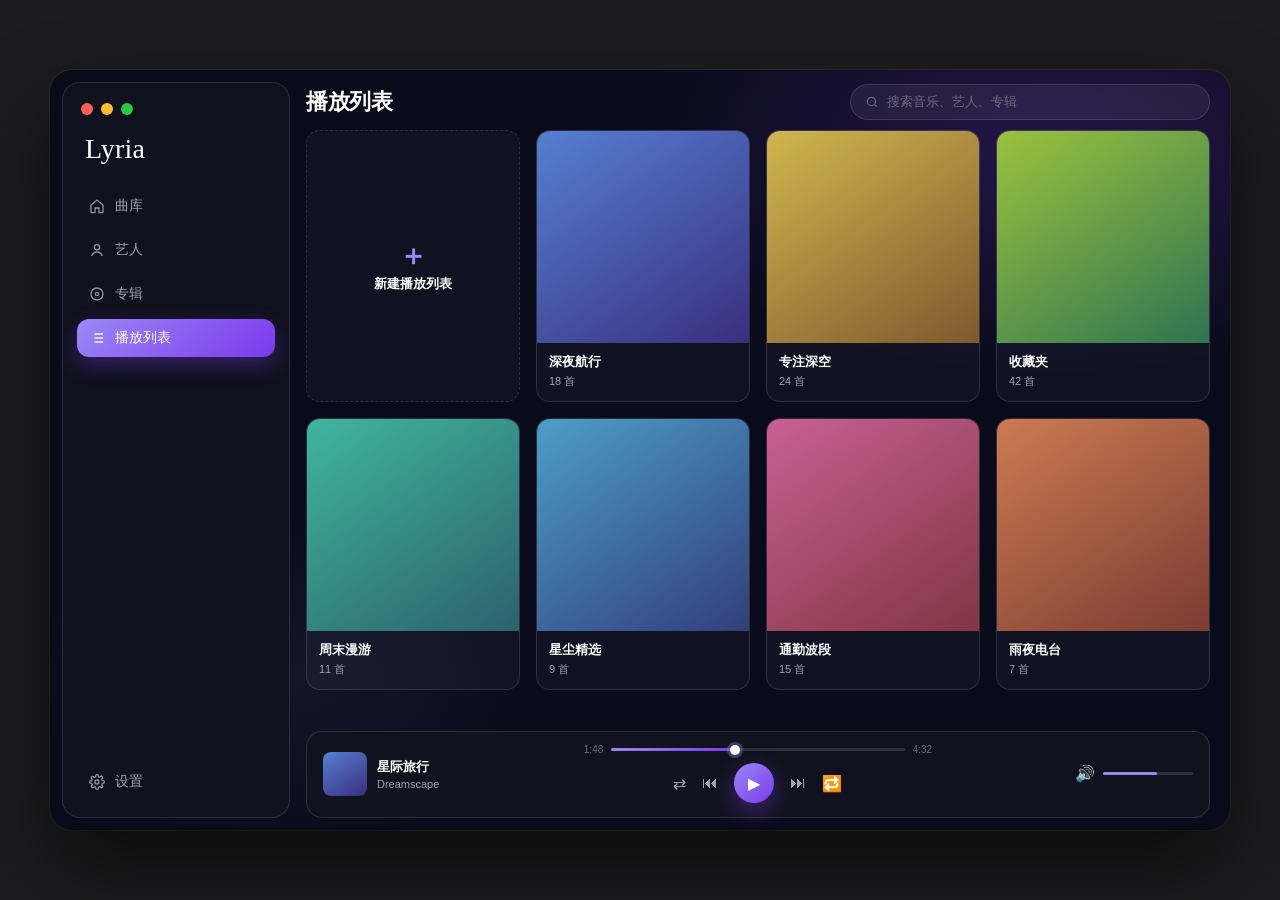
<file: .design/ui-mocks/html/06-playlists.html>
<!DOCTYPE html><html><head><meta charset="utf-8"><link rel="stylesheet" href="theme.css?v=layout"></head>
<body><div class="window"><aside class="sidebar">
  <div class="lights"><span class="r"></span><span class="y"></span><span class="g"></span></div>
  <div class="brand">Lyria</div>
  <div class="nav"><div class="nav-item"><svg viewBox="0 0 24 24" fill="none" stroke="currentColor" stroke-width="2"><path d="M3 10.5 12 3l9 7.5V21a1 1 0 0 1-1 1h-5v-7H9v7H4a1 1 0 0 1-1-1v-10.5z"/></svg>曲库</div>
<div class="nav-item"><svg viewBox="0 0 24 24" fill="none" stroke="currentColor" stroke-width="2"><circle cx="12" cy="8" r="4"/><path d="M4 21c1.5-4 4.5-6 8-6s6.5 2 8 6"/></svg>艺人</div>
<div class="nav-item"><svg viewBox="0 0 24 24" fill="none" stroke="currentColor" stroke-width="2"><circle cx="12" cy="12" r="9"/><circle cx="12" cy="12" r="2.5"/></svg>专辑</div>
<div class="nav-item active"><svg viewBox="0 0 24 24" fill="none" stroke="currentColor" stroke-width="2"><path d="M8 6h13M8 12h13M8 18h13M3 6h.01M3 12h.01M3 18h.01"/></svg>播放列表</div></div>
  <div class="nav-bottom">
    <div class="nav-item"><svg viewBox="0 0 24 24" fill="none" stroke="currentColor" stroke-width="2"><circle cx="12" cy="12" r="3"/><path d="M19.4 15a1.7 1.7 0 0 0 .3 1.8l.1.1a2 2 0 1 1-2.8 2.8l-.1-.1a1.7 1.7 0 0 0-1.8-.3 1.7 1.7 0 0 0-1 1.5V21a2 2 0 1 1-4 0v-.1a1.7 1.7 0 0 0-1-1.5 1.7 1.7 0 0 0-1.8.3l-.1.1a2 2 0 1 1-2.8-2.8l.1-.1a1.7 1.7 0 0 0 .3-1.8 1.7 1.7 0 0 0-1.5-1H3a2 2 0 1 1 0-4h.1a1.7 1.7 0 0 0 1.5-1 1.7 1.7 0 0 0-.3-1.8l-.1-.1a2 2 0 1 1 2.8-2.8l.1.1a1.7 1.7 0 0 0 1.8.3H9a1.7 1.7 0 0 0 1-1.5V3a2 2 0 1 1 4 0v.1a1.7 1.7 0 0 0 1 1.5 1.7 1.7 0 0 0 1.8-.3l.1-.1a2 2 0 1 1 2.8 2.8l-.1.1a1.7 1.7 0 0 0-.3 1.8V9c.3.6.9 1 1.5 1H21a2 2 0 1 1 0 4h-.1a1.7 1.7 0 0 0-1.5 1z"/></svg>设置</div>
  </div>
</aside><div class="detail"><div class="page-head"><div class="page-title"><div class="nav-line"><h1>播放列表</h1></div></div><div class="search" style="color:var(--text3)"><svg width="14" height="14" viewBox="0 0 24 24" fill="none" stroke="currentColor" stroke-width="2"><circle cx="11" cy="11" r="7"/><path d="m20 20-3-3"/></svg><span>搜索音乐、艺人、专辑</span></div></div><div class="content"><div class="panel" style="overflow:auto"><div class="grid"><div class="card" style="border-style:dashed;display:flex;align-items:center;justify-content:center;min-height:180px"><div class="body" style="text-align:center"><div class="name" style="font-size:28px;color:var(--a1)">＋</div><div class="name">新建播放列表</div></div></div><div class="card"><div class="art"></div><div class="body"><div class="name">深夜航行</div><div class="sub">18 首</div></div></div><div class="card"><div class="art"></div><div class="body"><div class="name">专注深空</div><div class="sub">24 首</div></div></div><div class="card"><div class="art"></div><div class="body"><div class="name">收藏夹</div><div class="sub">42 首</div></div></div><div class="card"><div class="art"></div><div class="body"><div class="name">周末漫游</div><div class="sub">11 首</div></div></div><div class="card"><div class="art"></div><div class="body"><div class="name">星尘精选</div><div class="sub">9 首</div></div></div><div class="card"><div class="art"></div><div class="body"><div class="name">通勤波段</div><div class="sub">15 首</div></div></div><div class="card"><div class="art"></div><div class="body"><div class="name">雨夜电台</div><div class="sub">7 首</div></div></div></div></div></div><div class="transport">
  <div class="np"><div class="cover"></div><div><div class="t">星际旅行</div><div class="a">Dreamscape</div></div></div>
  <div class="controls">
    <div class="prog"><span>1:48</span><div class="bar"><div class="fill"></div><div class="knob"></div></div><span>4:32</span></div>
    <div class="btns">
      <span>⇄</span><span>⏮</span><div class="play">▶</div><span>⏭</span><span>🔁</span>
    </div>
  </div>
  <div class="vol"><span>🔊</span><div class="slider"><div class="fill"></div></div></div>
</div></div></div></body></html>
</file>
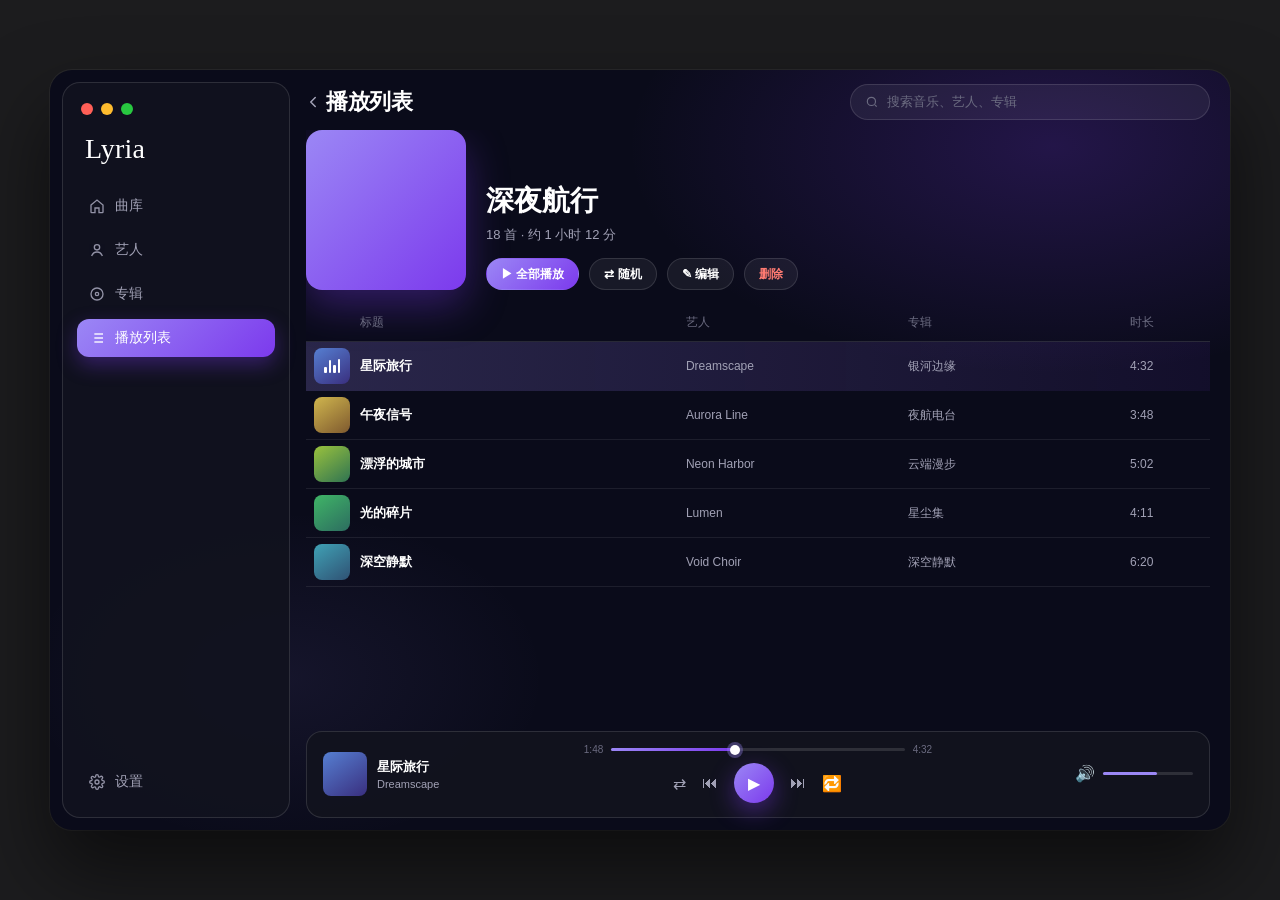
<file: .design/ui-mocks/html/07-playlist-detail.html>
<!DOCTYPE html><html><head><meta charset="utf-8"><link rel="stylesheet" href="theme.css?v=layout"></head>
<body><div class="window"><aside class="sidebar">
  <div class="lights"><span class="r"></span><span class="y"></span><span class="g"></span></div>
  <div class="brand">Lyria</div>
  <div class="nav"><div class="nav-item"><svg viewBox="0 0 24 24" fill="none" stroke="currentColor" stroke-width="2"><path d="M3 10.5 12 3l9 7.5V21a1 1 0 0 1-1 1h-5v-7H9v7H4a1 1 0 0 1-1-1v-10.5z"/></svg>曲库</div>
<div class="nav-item"><svg viewBox="0 0 24 24" fill="none" stroke="currentColor" stroke-width="2"><circle cx="12" cy="8" r="4"/><path d="M4 21c1.5-4 4.5-6 8-6s6.5 2 8 6"/></svg>艺人</div>
<div class="nav-item"><svg viewBox="0 0 24 24" fill="none" stroke="currentColor" stroke-width="2"><circle cx="12" cy="12" r="9"/><circle cx="12" cy="12" r="2.5"/></svg>专辑</div>
<div class="nav-item active"><svg viewBox="0 0 24 24" fill="none" stroke="currentColor" stroke-width="2"><path d="M8 6h13M8 12h13M8 18h13M3 6h.01M3 12h.01M3 18h.01"/></svg>播放列表</div></div>
  <div class="nav-bottom">
    <div class="nav-item"><svg viewBox="0 0 24 24" fill="none" stroke="currentColor" stroke-width="2"><circle cx="12" cy="12" r="3"/><path d="M19.4 15a1.7 1.7 0 0 0 .3 1.8l.1.1a2 2 0 1 1-2.8 2.8l-.1-.1a1.7 1.7 0 0 0-1.8-.3 1.7 1.7 0 0 0-1 1.5V21a2 2 0 1 1-4 0v-.1a1.7 1.7 0 0 0-1-1.5 1.7 1.7 0 0 0-1.8.3l-.1.1a2 2 0 1 1-2.8-2.8l.1-.1a1.7 1.7 0 0 0 .3-1.8 1.7 1.7 0 0 0-1.5-1H3a2 2 0 1 1 0-4h.1a1.7 1.7 0 0 0 1.5-1 1.7 1.7 0 0 0-.3-1.8l-.1-.1a2 2 0 1 1 2.8-2.8l.1.1a1.7 1.7 0 0 0 1.8.3H9a1.7 1.7 0 0 0 1-1.5V3a2 2 0 1 1 4 0v.1a1.7 1.7 0 0 0 1 1.5 1.7 1.7 0 0 0 1.8-.3l.1-.1a2 2 0 1 1 2.8 2.8l-.1.1a1.7 1.7 0 0 0-.3 1.8V9c.3.6.9 1 1.5 1H21a2 2 0 1 1 0 4h-.1a1.7 1.7 0 0 0-1.5 1z"/></svg>设置</div>
  </div>
</aside><div class="detail"><div class="page-head"><div class="page-title"><div class="nav-line"><span class="nav-back"><svg viewBox="0 0 24 24" fill="none" stroke="currentColor" stroke-width="2" stroke-linecap="round" stroke-linejoin="round"><path d="m15 18-6-6 6-6"/></svg></span><h1>播放列表</h1></div></div><div class="search" style="color:var(--text3)"><svg width="14" height="14" viewBox="0 0 24 24" fill="none" stroke="currentColor" stroke-width="2"><circle cx="11" cy="11" r="7"/><path d="m20 20-3-3"/></svg><span>搜索音乐、艺人、专辑</span></div></div>
<div class="content"><div class="panel" style="overflow:auto">
  <div class="hero">
    <div class="big-art"></div>
    <div class="info">
      <h1>深夜航行</h1>
      <div class="sub">18 首 · 约 1 小时 12 分</div>
      <div class="actions"><div class="btn primary">▶ 全部播放</div><div class="btn">⇄ 随机</div><div class="btn">✎ 编辑</div><div class="btn danger" style="color:#ff7b72">删除</div></div>
    </div>
  </div>
  <div class="row header"><div class="title-cell"><span class="cover-gap"></span><span>标题</span></div><div>艺人</div><div>专辑</div><div>时长</div></div>
<div class="row track active"><div class="title-cell"><span class="cover-sm" style="background:linear-gradient(145deg, hsl(220 58% 58%), hsl(248 46% 34%))"><span class="eq"><i></i><i></i><i></i><i></i></span></span><div class="title-stack"><div class="cn">星际旅行</div></div></div><div class="meta">Dreamscape</div><div class="meta">银河边缘</div><div class="meta">4:32</div></div>
<div class="row track"><div class="title-cell"><span class="cover-sm" style="background:linear-gradient(145deg, hsl(48 58% 56%), hsl(32 46% 34%))"></span><div class="title-stack"><div class="cn">午夜信号</div></div></div><div class="meta">Aurora Line</div><div class="meta">夜航电台</div><div class="meta">3:48</div></div>
<div class="row track"><div class="title-cell"><span class="cover-sm" style="background:linear-gradient(145deg, hsl(78 52% 50%), hsl(150 42% 32%))"></span><div class="title-stack"><div class="cn">漂浮的城市</div></div></div><div class="meta">Neon Harbor</div><div class="meta">云端漫步</div><div class="meta">5:02</div></div>
<div class="row track"><div class="title-cell"><span class="cover-sm" style="background:linear-gradient(145deg, hsl(140 48% 48%), hsl(168 42% 30%))"></span><div class="title-stack"><div class="cn">光的碎片</div></div></div><div class="meta">Lumen</div><div class="meta">星尘集</div><div class="meta">4:11</div></div>
<div class="row track"><div class="title-cell"><span class="cover-sm" style="background:linear-gradient(145deg, hsl(190 48% 48%), hsl(210 42% 32%))"></span><div class="title-stack"><div class="cn">深空静默</div></div></div><div class="meta">Void Choir</div><div class="meta">深空静默</div><div class="meta">6:20</div></div>
</div></div><div class="transport">
  <div class="np"><div class="cover"></div><div><div class="t">星际旅行</div><div class="a">Dreamscape</div></div></div>
  <div class="controls">
    <div class="prog"><span>1:48</span><div class="bar"><div class="fill"></div><div class="knob"></div></div><span>4:32</span></div>
    <div class="btns">
      <span>⇄</span><span>⏮</span><div class="play">▶</div><span>⏭</span><span>🔁</span>
    </div>
  </div>
  <div class="vol"><span>🔊</span><div class="slider"><div class="fill"></div></div></div>
</div></div></div></body></html>
</file>
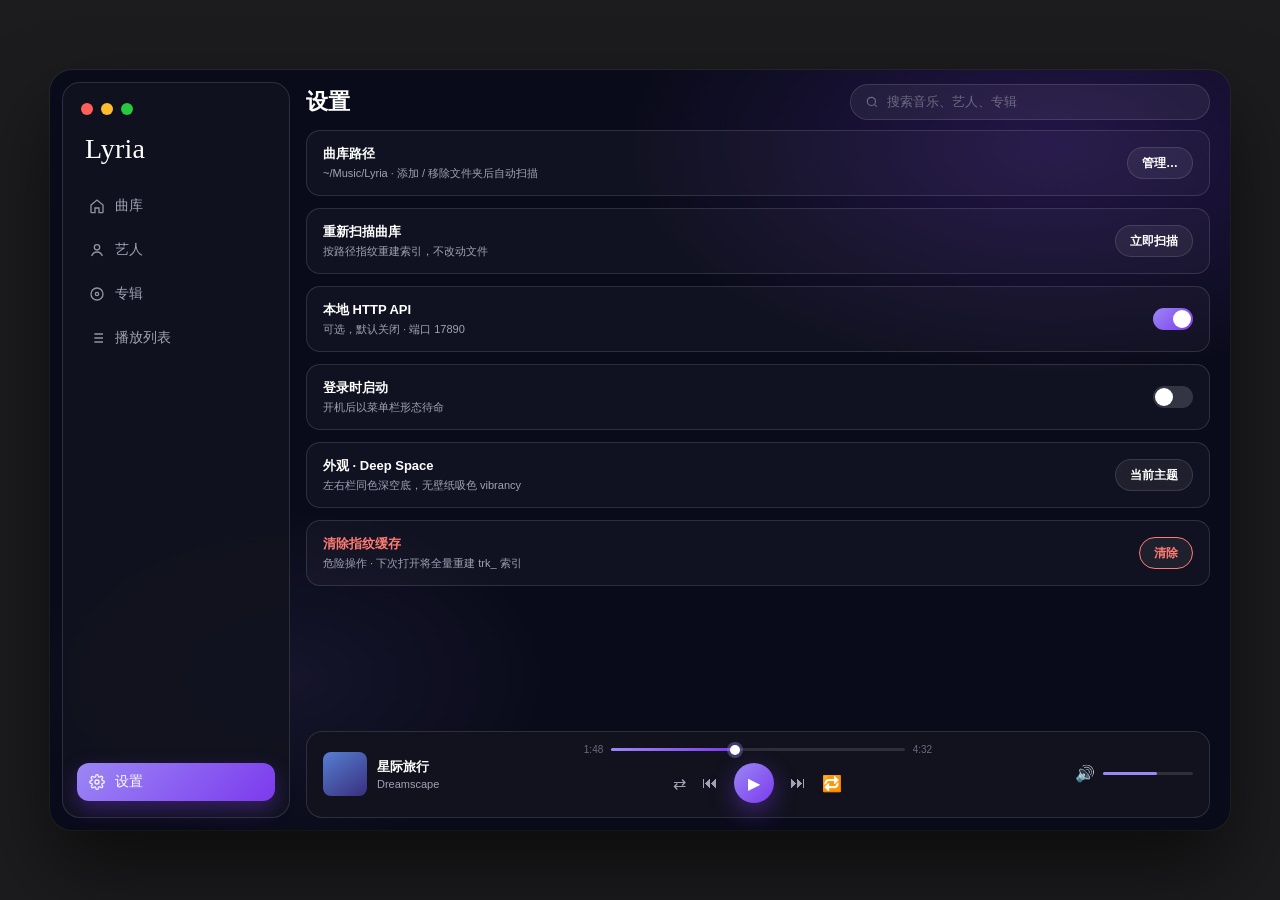
<file: .design/ui-mocks/html/08-settings.html>
<!DOCTYPE html><html><head><meta charset="utf-8"><link rel="stylesheet" href="theme.css?v=layout"></head>
<body><div class="window"><aside class="sidebar">
  <div class="lights"><span class="r"></span><span class="y"></span><span class="g"></span></div>
  <div class="brand">Lyria</div>
  <div class="nav"><div class="nav-item"><svg viewBox="0 0 24 24" fill="none" stroke="currentColor" stroke-width="2"><path d="M3 10.5 12 3l9 7.5V21a1 1 0 0 1-1 1h-5v-7H9v7H4a1 1 0 0 1-1-1v-10.5z"/></svg>曲库</div>
<div class="nav-item"><svg viewBox="0 0 24 24" fill="none" stroke="currentColor" stroke-width="2"><circle cx="12" cy="8" r="4"/><path d="M4 21c1.5-4 4.5-6 8-6s6.5 2 8 6"/></svg>艺人</div>
<div class="nav-item"><svg viewBox="0 0 24 24" fill="none" stroke="currentColor" stroke-width="2"><circle cx="12" cy="12" r="9"/><circle cx="12" cy="12" r="2.5"/></svg>专辑</div>
<div class="nav-item"><svg viewBox="0 0 24 24" fill="none" stroke="currentColor" stroke-width="2"><path d="M8 6h13M8 12h13M8 18h13M3 6h.01M3 12h.01M3 18h.01"/></svg>播放列表</div></div>
  <div class="nav-bottom">
    <div class="nav-item active"><svg viewBox="0 0 24 24" fill="none" stroke="currentColor" stroke-width="2"><circle cx="12" cy="12" r="3"/><path d="M19.4 15a1.7 1.7 0 0 0 .3 1.8l.1.1a2 2 0 1 1-2.8 2.8l-.1-.1a1.7 1.7 0 0 0-1.8-.3 1.7 1.7 0 0 0-1 1.5V21a2 2 0 1 1-4 0v-.1a1.7 1.7 0 0 0-1-1.5 1.7 1.7 0 0 0-1.8.3l-.1.1a2 2 0 1 1-2.8-2.8l.1-.1a1.7 1.7 0 0 0 .3-1.8 1.7 1.7 0 0 0-1.5-1H3a2 2 0 1 1 0-4h.1a1.7 1.7 0 0 0 1.5-1 1.7 1.7 0 0 0-.3-1.8l-.1-.1a2 2 0 1 1 2.8-2.8l.1.1a1.7 1.7 0 0 0 1.8.3H9a1.7 1.7 0 0 0 1-1.5V3a2 2 0 1 1 4 0v.1a1.7 1.7 0 0 0 1 1.5 1.7 1.7 0 0 0 1.8-.3l.1-.1a2 2 0 1 1 2.8 2.8l-.1.1a1.7 1.7 0 0 0-.3 1.8V9c.3.6.9 1 1.5 1H21a2 2 0 1 1 0 4h-.1a1.7 1.7 0 0 0-1.5 1z"/></svg>设置</div>
  </div>
</aside><div class="detail"><div class="page-head"><div class="page-title"><div class="nav-line"><h1>设置</h1></div></div><div class="search"><svg width="14" height="14" viewBox="0 0 24 24" fill="none" stroke="currentColor" stroke-width="2"><circle cx="11" cy="11" r="7"/><path d="m20 20-3-3"/></svg><span>搜索音乐、艺人、专辑</span></div></div>
<div class="content"><div class="panel" style="overflow:auto"><div class="settings">
  <div class="setting"><div class="l"><div class="n">曲库路径</div><div class="d">~/Music/Lyria · 添加 / 移除文件夹后自动扫描</div></div><div class="btn">管理…</div></div>
  <div class="setting"><div class="l"><div class="n">重新扫描曲库</div><div class="d">按路径指纹重建索引，不改动文件</div></div><div class="btn">立即扫描</div></div>
  <div class="setting"><div class="l"><div class="n">本地 HTTP API</div><div class="d">可选，默认关闭 · 端口 17890</div></div><div class="toggle"></div></div>
  <div class="setting"><div class="l"><div class="n">登录时启动</div><div class="d">开机后以菜单栏形态待命</div></div><div class="toggle off"></div></div>
  <div class="setting"><div class="l"><div class="n">外观 · Deep Space</div><div class="d">左右栏同色深空底，无壁纸吸色 vibrancy</div></div><div class="btn">当前主题</div></div>
  <div class="setting danger"><div class="l"><div class="n">清除指纹缓存</div><div class="d">危险操作 · 下次打开将全量重建 trk_ 索引</div></div><div class="btn" style="border-color:#ff7b72;color:#ff7b72">清除</div></div>
</div></div></div><div class="transport">
  <div class="np"><div class="cover"></div><div><div class="t">星际旅行</div><div class="a">Dreamscape</div></div></div>
  <div class="controls">
    <div class="prog"><span>1:48</span><div class="bar"><div class="fill"></div><div class="knob"></div></div><span>4:32</span></div>
    <div class="btns">
      <span>⇄</span><span>⏮</span><div class="play">▶</div><span>⏭</span><span>🔁</span>
    </div>
  </div>
  <div class="vol"><span>🔊</span><div class="slider"><div class="fill"></div></div></div>
</div></div></div></body></html>
</file>
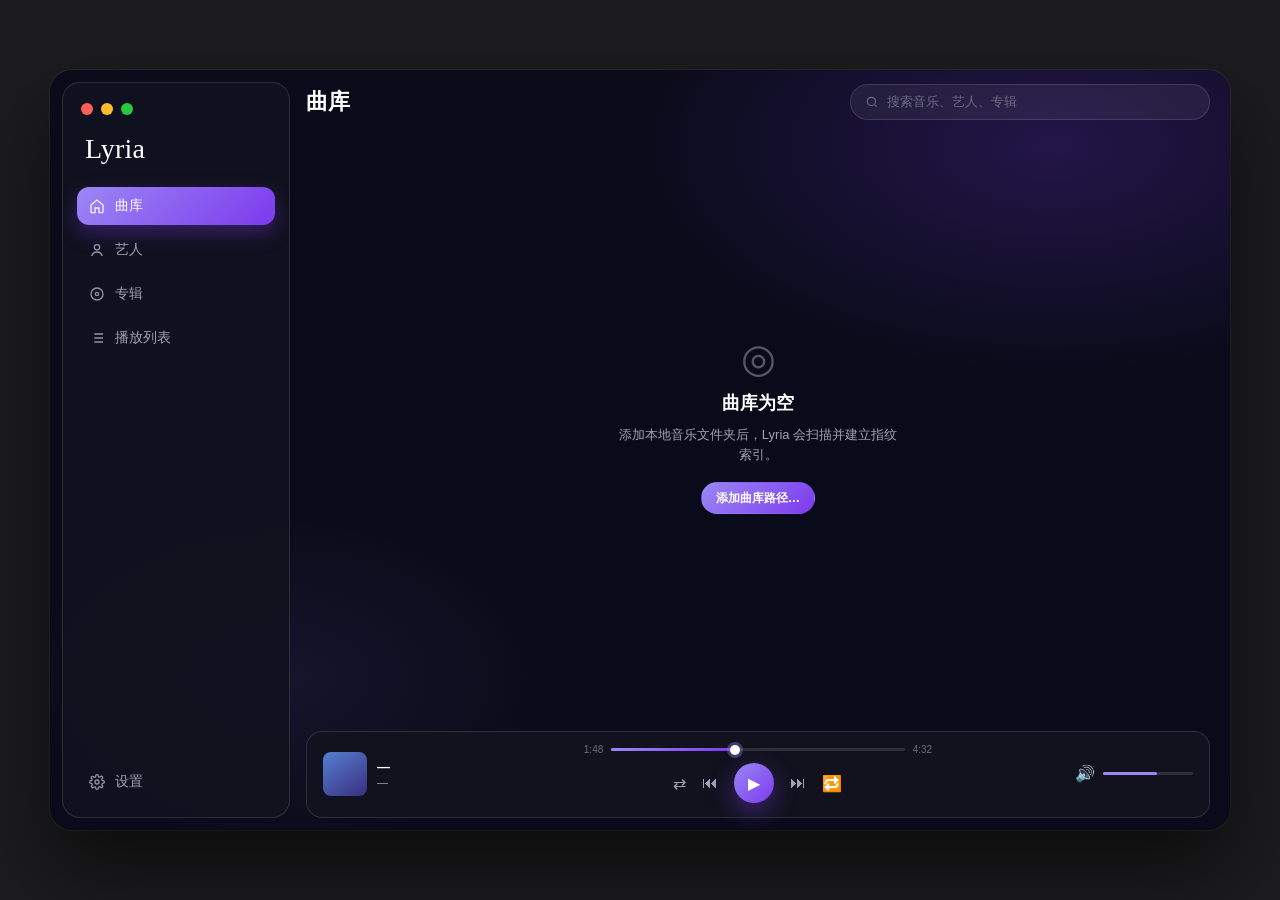
<file: .design/ui-mocks/html/09-empty-library.html>
<!DOCTYPE html><html><head><meta charset="utf-8"><link rel="stylesheet" href="theme.css?v=layout"></head>
<body><div class="window"><aside class="sidebar">
  <div class="lights"><span class="r"></span><span class="y"></span><span class="g"></span></div>
  <div class="brand">Lyria</div>
  <div class="nav"><div class="nav-item active"><svg viewBox="0 0 24 24" fill="none" stroke="currentColor" stroke-width="2"><path d="M3 10.5 12 3l9 7.5V21a1 1 0 0 1-1 1h-5v-7H9v7H4a1 1 0 0 1-1-1v-10.5z"/></svg>曲库</div>
<div class="nav-item"><svg viewBox="0 0 24 24" fill="none" stroke="currentColor" stroke-width="2"><circle cx="12" cy="8" r="4"/><path d="M4 21c1.5-4 4.5-6 8-6s6.5 2 8 6"/></svg>艺人</div>
<div class="nav-item"><svg viewBox="0 0 24 24" fill="none" stroke="currentColor" stroke-width="2"><circle cx="12" cy="12" r="9"/><circle cx="12" cy="12" r="2.5"/></svg>专辑</div>
<div class="nav-item"><svg viewBox="0 0 24 24" fill="none" stroke="currentColor" stroke-width="2"><path d="M8 6h13M8 12h13M8 18h13M3 6h.01M3 12h.01M3 18h.01"/></svg>播放列表</div></div>
  <div class="nav-bottom">
    <div class="nav-item"><svg viewBox="0 0 24 24" fill="none" stroke="currentColor" stroke-width="2"><circle cx="12" cy="12" r="3"/><path d="M19.4 15a1.7 1.7 0 0 0 .3 1.8l.1.1a2 2 0 1 1-2.8 2.8l-.1-.1a1.7 1.7 0 0 0-1.8-.3 1.7 1.7 0 0 0-1 1.5V21a2 2 0 1 1-4 0v-.1a1.7 1.7 0 0 0-1-1.5 1.7 1.7 0 0 0-1.8.3l-.1.1a2 2 0 1 1-2.8-2.8l.1-.1a1.7 1.7 0 0 0 .3-1.8 1.7 1.7 0 0 0-1.5-1H3a2 2 0 1 1 0-4h.1a1.7 1.7 0 0 0 1.5-1 1.7 1.7 0 0 0-.3-1.8l-.1-.1a2 2 0 1 1 2.8-2.8l.1.1a1.7 1.7 0 0 0 1.8.3H9a1.7 1.7 0 0 0 1-1.5V3a2 2 0 1 1 4 0v.1a1.7 1.7 0 0 0 1 1.5 1.7 1.7 0 0 0 1.8-.3l.1-.1a2 2 0 1 1 2.8 2.8l-.1.1a1.7 1.7 0 0 0-.3 1.8V9c.3.6.9 1 1.5 1H21a2 2 0 1 1 0 4h-.1a1.7 1.7 0 0 0-1.5 1z"/></svg>设置</div>
  </div>
</aside><div class="detail"><div class="page-head"><div class="page-title"><div class="nav-line"><h1>曲库</h1></div></div><div class="search" style="color:var(--text3)"><svg width="14" height="14" viewBox="0 0 24 24" fill="none" stroke="currentColor" stroke-width="2"><circle cx="11" cy="11" r="7"/><path d="m20 20-3-3"/></svg><span>搜索音乐、艺人、专辑</span></div></div><div class="content"><div class="panel"><div class="empty">
  <div style="font-size:40px;opacity:.5">◎</div>
  <h2>曲库为空</h2>
  <p>添加本地音乐文件夹后，Lyria 会扫描并建立指纹索引。</p>
  <div class="btn primary" style="margin-top:8px">添加曲库路径…</div>
</div></div></div><div class="transport">
  <div class="np"><div class="cover"></div><div><div class="t">—</div><div class="a">—</div></div></div>
  <div class="controls">
    <div class="prog"><span>1:48</span><div class="bar"><div class="fill"></div><div class="knob"></div></div><span>4:32</span></div>
    <div class="btns">
      <span>⇄</span><span>⏮</span><div class="play">▶</div><span>⏭</span><span>🔁</span>
    </div>
  </div>
  <div class="vol"><span>🔊</span><div class="slider"><div class="fill"></div></div></div>
</div></div></div></body></html>
</file>
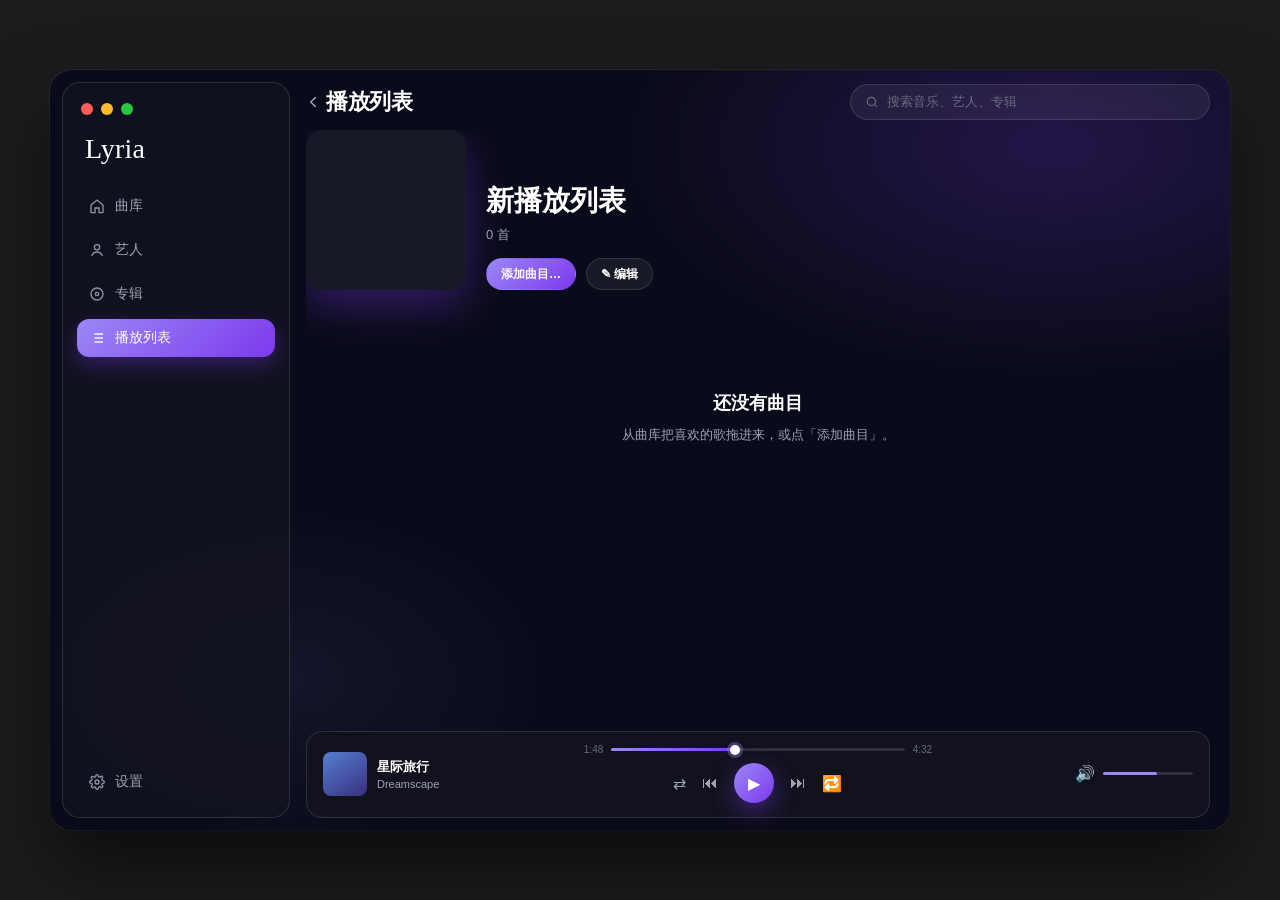
<file: .design/ui-mocks/html/10-empty-playlist.html>
<!DOCTYPE html><html><head><meta charset="utf-8"><link rel="stylesheet" href="theme.css?v=layout"></head>
<body><div class="window"><aside class="sidebar">
  <div class="lights"><span class="r"></span><span class="y"></span><span class="g"></span></div>
  <div class="brand">Lyria</div>
  <div class="nav"><div class="nav-item"><svg viewBox="0 0 24 24" fill="none" stroke="currentColor" stroke-width="2"><path d="M3 10.5 12 3l9 7.5V21a1 1 0 0 1-1 1h-5v-7H9v7H4a1 1 0 0 1-1-1v-10.5z"/></svg>曲库</div>
<div class="nav-item"><svg viewBox="0 0 24 24" fill="none" stroke="currentColor" stroke-width="2"><circle cx="12" cy="8" r="4"/><path d="M4 21c1.5-4 4.5-6 8-6s6.5 2 8 6"/></svg>艺人</div>
<div class="nav-item"><svg viewBox="0 0 24 24" fill="none" stroke="currentColor" stroke-width="2"><circle cx="12" cy="12" r="9"/><circle cx="12" cy="12" r="2.5"/></svg>专辑</div>
<div class="nav-item active"><svg viewBox="0 0 24 24" fill="none" stroke="currentColor" stroke-width="2"><path d="M8 6h13M8 12h13M8 18h13M3 6h.01M3 12h.01M3 18h.01"/></svg>播放列表</div></div>
  <div class="nav-bottom">
    <div class="nav-item"><svg viewBox="0 0 24 24" fill="none" stroke="currentColor" stroke-width="2"><circle cx="12" cy="12" r="3"/><path d="M19.4 15a1.7 1.7 0 0 0 .3 1.8l.1.1a2 2 0 1 1-2.8 2.8l-.1-.1a1.7 1.7 0 0 0-1.8-.3 1.7 1.7 0 0 0-1 1.5V21a2 2 0 1 1-4 0v-.1a1.7 1.7 0 0 0-1-1.5 1.7 1.7 0 0 0-1.8.3l-.1.1a2 2 0 1 1-2.8-2.8l.1-.1a1.7 1.7 0 0 0 .3-1.8 1.7 1.7 0 0 0-1.5-1H3a2 2 0 1 1 0-4h.1a1.7 1.7 0 0 0 1.5-1 1.7 1.7 0 0 0-.3-1.8l-.1-.1a2 2 0 1 1 2.8-2.8l.1.1a1.7 1.7 0 0 0 1.8.3H9a1.7 1.7 0 0 0 1-1.5V3a2 2 0 1 1 4 0v.1a1.7 1.7 0 0 0 1 1.5 1.7 1.7 0 0 0 1.8-.3l.1-.1a2 2 0 1 1 2.8 2.8l-.1.1a1.7 1.7 0 0 0-.3 1.8V9c.3.6.9 1 1.5 1H21a2 2 0 1 1 0 4h-.1a1.7 1.7 0 0 0-1.5 1z"/></svg>设置</div>
  </div>
</aside><div class="detail"><div class="page-head"><div class="page-title"><div class="nav-line"><span class="nav-back"><svg viewBox="0 0 24 24" fill="none" stroke="currentColor" stroke-width="2" stroke-linecap="round" stroke-linejoin="round"><path d="m15 18-6-6 6-6"/></svg></span><h1>播放列表</h1></div></div><div class="search" style="color:var(--text3)"><svg width="14" height="14" viewBox="0 0 24 24" fill="none" stroke="currentColor" stroke-width="2"><circle cx="11" cy="11" r="7"/><path d="m20 20-3-3"/></svg><span>搜索音乐、艺人、专辑</span></div></div><div class="content"><div class="panel" style="overflow:auto">
  <div class="hero">
    <div class="big-art" style="background:rgba(255,255,255,.06)"></div>
    <div class="info">
      <h1>新播放列表</h1>
      <div class="sub">0 首</div>
      <div class="actions"><div class="btn primary">添加曲目…</div><div class="btn">✎ 编辑</div></div>
    </div>
  </div>
  <div class="empty" style="height:220px">
    <h2>还没有曲目</h2>
    <p>从曲库把喜欢的歌拖进来，或点「添加曲目」。</p>
  </div>
</div></div><div class="transport">
  <div class="np"><div class="cover"></div><div><div class="t">星际旅行</div><div class="a">Dreamscape</div></div></div>
  <div class="controls">
    <div class="prog"><span>1:48</span><div class="bar"><div class="fill"></div><div class="knob"></div></div><span>4:32</span></div>
    <div class="btns">
      <span>⇄</span><span>⏮</span><div class="play">▶</div><span>⏭</span><span>🔁</span>
    </div>
  </div>
  <div class="vol"><span>🔊</span><div class="slider"><div class="fill"></div></div></div>
</div></div></div></body></html>
</file>
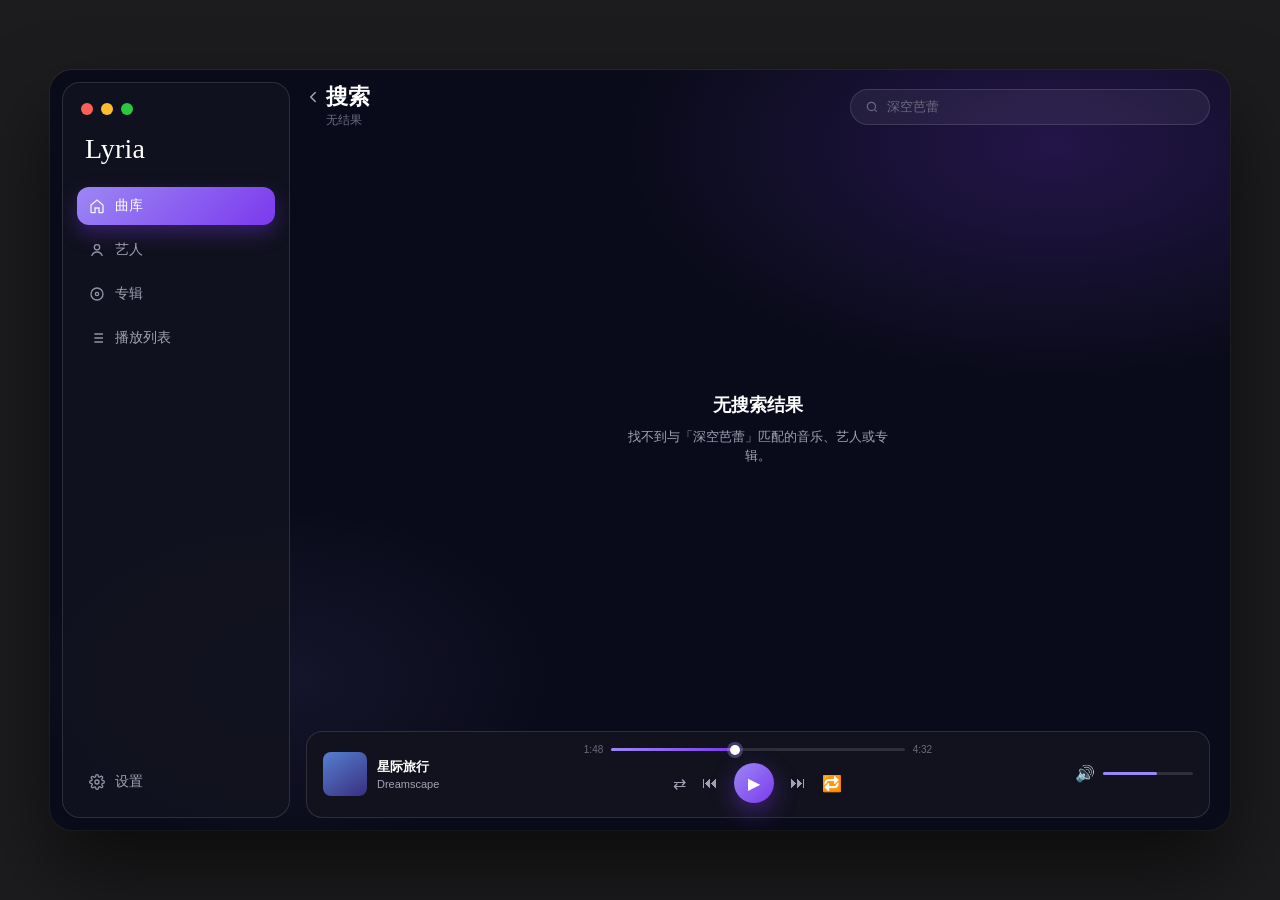
<file: .design/ui-mocks/html/11-search-empty.html>
<!DOCTYPE html><html><head><meta charset="utf-8"><link rel="stylesheet" href="theme.css?v=layout"></head>
<body><div class="window"><aside class="sidebar">
  <div class="lights"><span class="r"></span><span class="y"></span><span class="g"></span></div>
  <div class="brand">Lyria</div>
  <div class="nav"><div class="nav-item active"><svg viewBox="0 0 24 24" fill="none" stroke="currentColor" stroke-width="2"><path d="M3 10.5 12 3l9 7.5V21a1 1 0 0 1-1 1h-5v-7H9v7H4a1 1 0 0 1-1-1v-10.5z"/></svg>曲库</div>
<div class="nav-item"><svg viewBox="0 0 24 24" fill="none" stroke="currentColor" stroke-width="2"><circle cx="12" cy="8" r="4"/><path d="M4 21c1.5-4 4.5-6 8-6s6.5 2 8 6"/></svg>艺人</div>
<div class="nav-item"><svg viewBox="0 0 24 24" fill="none" stroke="currentColor" stroke-width="2"><circle cx="12" cy="12" r="9"/><circle cx="12" cy="12" r="2.5"/></svg>专辑</div>
<div class="nav-item"><svg viewBox="0 0 24 24" fill="none" stroke="currentColor" stroke-width="2"><path d="M8 6h13M8 12h13M8 18h13M3 6h.01M3 12h.01M3 18h.01"/></svg>播放列表</div></div>
  <div class="nav-bottom">
    <div class="nav-item"><svg viewBox="0 0 24 24" fill="none" stroke="currentColor" stroke-width="2"><circle cx="12" cy="12" r="3"/><path d="M19.4 15a1.7 1.7 0 0 0 .3 1.8l.1.1a2 2 0 1 1-2.8 2.8l-.1-.1a1.7 1.7 0 0 0-1.8-.3 1.7 1.7 0 0 0-1 1.5V21a2 2 0 1 1-4 0v-.1a1.7 1.7 0 0 0-1-1.5 1.7 1.7 0 0 0-1.8.3l-.1.1a2 2 0 1 1-2.8-2.8l.1-.1a1.7 1.7 0 0 0 .3-1.8 1.7 1.7 0 0 0-1.5-1H3a2 2 0 1 1 0-4h.1a1.7 1.7 0 0 0 1.5-1 1.7 1.7 0 0 0-.3-1.8l-.1-.1a2 2 0 1 1 2.8-2.8l.1.1a1.7 1.7 0 0 0 1.8.3H9a1.7 1.7 0 0 0 1-1.5V3a2 2 0 1 1 4 0v.1a1.7 1.7 0 0 0 1 1.5 1.7 1.7 0 0 0 1.8-.3l.1-.1a2 2 0 1 1 2.8 2.8l-.1.1a1.7 1.7 0 0 0-.3 1.8V9c.3.6.9 1 1.5 1H21a2 2 0 1 1 0 4h-.1a1.7 1.7 0 0 0-1.5 1z"/></svg>设置</div>
  </div>
</aside><div class="detail"><div class="page-head"><div class="page-title"><div class="nav-line"><span class="nav-back"><svg viewBox="0 0 24 24" fill="none" stroke="currentColor" stroke-width="2" stroke-linecap="round" stroke-linejoin="round"><path d="m15 18-6-6 6-6"/></svg></span><h1>搜索</h1></div><span class="page-meta">无结果</span></div><div class="search" style=""><svg width="14" height="14" viewBox="0 0 24 24" fill="none" stroke="currentColor" stroke-width="2"><circle cx="11" cy="11" r="7"/><path d="m20 20-3-3"/></svg><span>深空芭蕾</span></div></div><div class="content"><div class="panel"><div class="empty">
  <h2>无搜索结果</h2>
  <p>找不到与「深空芭蕾」匹配的音乐、艺人或专辑。</p>
</div></div></div><div class="transport">
  <div class="np"><div class="cover"></div><div><div class="t">星际旅行</div><div class="a">Dreamscape</div></div></div>
  <div class="controls">
    <div class="prog"><span>1:48</span><div class="bar"><div class="fill"></div><div class="knob"></div></div><span>4:32</span></div>
    <div class="btns">
      <span>⇄</span><span>⏮</span><div class="play">▶</div><span>⏭</span><span>🔁</span>
    </div>
  </div>
  <div class="vol"><span>🔊</span><div class="slider"><div class="fill"></div></div></div>
</div></div></div></body></html>
</file>
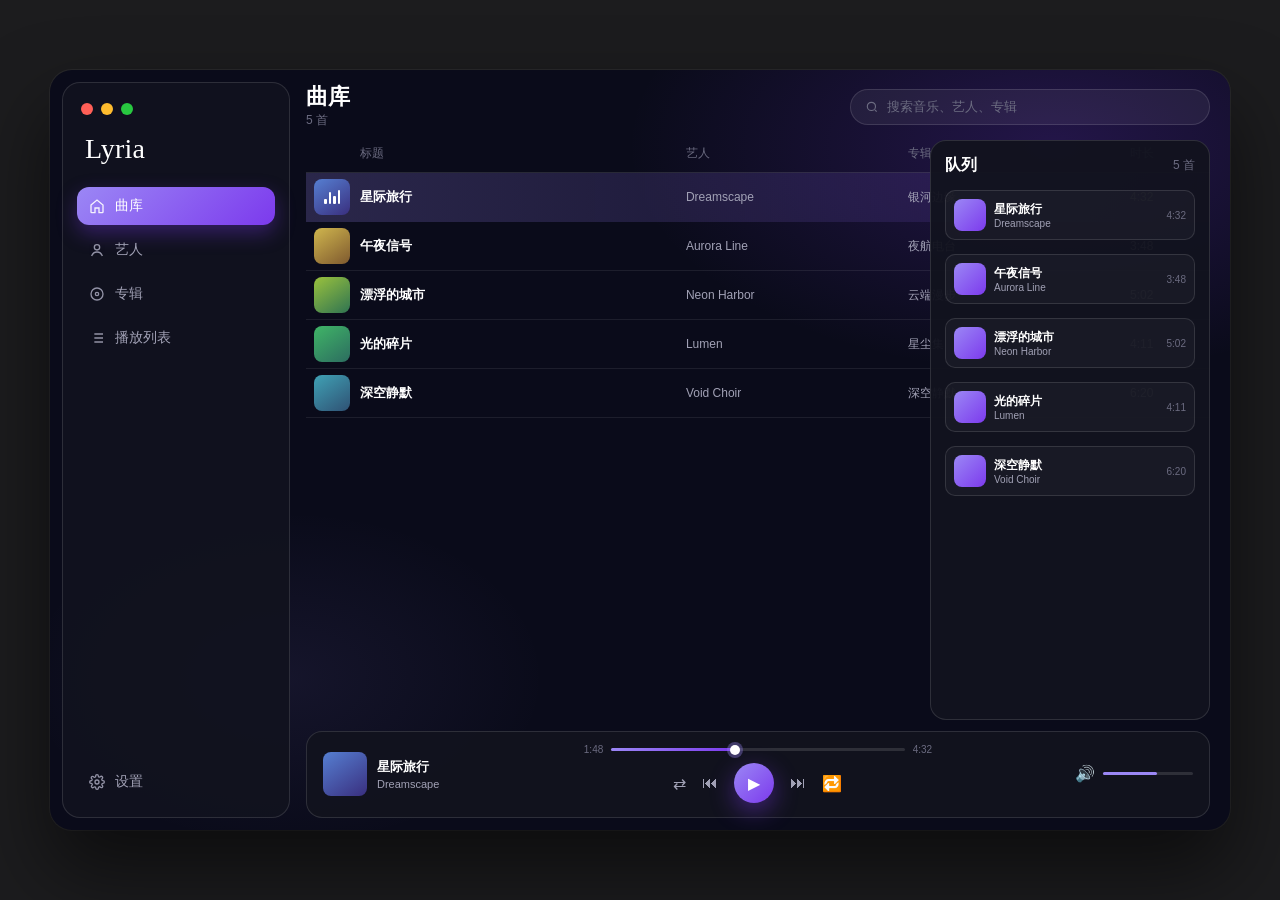
<file: .design/ui-mocks/html/12-queue.html>
<!DOCTYPE html><html><head><meta charset="utf-8"><link rel="stylesheet" href="theme.css?v=layout"></head>
<body><div class="window"><aside class="sidebar">
  <div class="lights"><span class="r"></span><span class="y"></span><span class="g"></span></div>
  <div class="brand">Lyria</div>
  <div class="nav"><div class="nav-item active"><svg viewBox="0 0 24 24" fill="none" stroke="currentColor" stroke-width="2"><path d="M3 10.5 12 3l9 7.5V21a1 1 0 0 1-1 1h-5v-7H9v7H4a1 1 0 0 1-1-1v-10.5z"/></svg>曲库</div>
<div class="nav-item"><svg viewBox="0 0 24 24" fill="none" stroke="currentColor" stroke-width="2"><circle cx="12" cy="8" r="4"/><path d="M4 21c1.5-4 4.5-6 8-6s6.5 2 8 6"/></svg>艺人</div>
<div class="nav-item"><svg viewBox="0 0 24 24" fill="none" stroke="currentColor" stroke-width="2"><circle cx="12" cy="12" r="9"/><circle cx="12" cy="12" r="2.5"/></svg>专辑</div>
<div class="nav-item"><svg viewBox="0 0 24 24" fill="none" stroke="currentColor" stroke-width="2"><path d="M8 6h13M8 12h13M8 18h13M3 6h.01M3 12h.01M3 18h.01"/></svg>播放列表</div></div>
  <div class="nav-bottom">
    <div class="nav-item"><svg viewBox="0 0 24 24" fill="none" stroke="currentColor" stroke-width="2"><circle cx="12" cy="12" r="3"/><path d="M19.4 15a1.7 1.7 0 0 0 .3 1.8l.1.1a2 2 0 1 1-2.8 2.8l-.1-.1a1.7 1.7 0 0 0-1.8-.3 1.7 1.7 0 0 0-1 1.5V21a2 2 0 1 1-4 0v-.1a1.7 1.7 0 0 0-1-1.5 1.7 1.7 0 0 0-1.8.3l-.1.1a2 2 0 1 1-2.8-2.8l.1-.1a1.7 1.7 0 0 0 .3-1.8 1.7 1.7 0 0 0-1.5-1H3a2 2 0 1 1 0-4h.1a1.7 1.7 0 0 0 1.5-1 1.7 1.7 0 0 0-.3-1.8l-.1-.1a2 2 0 1 1 2.8-2.8l.1.1a1.7 1.7 0 0 0 1.8.3H9a1.7 1.7 0 0 0 1-1.5V3a2 2 0 1 1 4 0v.1a1.7 1.7 0 0 0 1 1.5 1.7 1.7 0 0 0 1.8-.3l.1-.1a2 2 0 1 1 2.8 2.8l-.1.1a1.7 1.7 0 0 0-.3 1.8V9c.3.6.9 1 1.5 1H21a2 2 0 1 1 0 4h-.1a1.7 1.7 0 0 0-1.5 1z"/></svg>设置</div>
  </div>
</aside><div class="detail"><div class="page-head"><div class="page-title"><div class="nav-line"><h1>曲库</h1></div><span class="page-meta">5 首</span></div><div class="search" style="color:var(--text3)"><svg width="14" height="14" viewBox="0 0 24 24" fill="none" stroke="currentColor" stroke-width="2"><circle cx="11" cy="11" r="7"/><path d="m20 20-3-3"/></svg><span>搜索音乐、艺人、专辑</span></div></div><div class="content"><div class="panel"><div class="row header"><div class="title-cell"><span class="cover-gap"></span><span>标题</span></div><div>艺人</div><div>专辑</div><div>时长</div></div>
<div class="row track active"><div class="title-cell"><span class="cover-sm" style="background:linear-gradient(145deg, hsl(220 58% 58%), hsl(248 46% 34%))"><span class="eq"><i></i><i></i><i></i><i></i></span></span><div class="title-stack"><div class="cn">星际旅行</div></div></div><div class="meta">Dreamscape</div><div class="meta">银河边缘</div><div class="meta">4:32</div></div>
<div class="row track"><div class="title-cell"><span class="cover-sm" style="background:linear-gradient(145deg, hsl(48 58% 56%), hsl(32 46% 34%))"></span><div class="title-stack"><div class="cn">午夜信号</div></div></div><div class="meta">Aurora Line</div><div class="meta">夜航电台</div><div class="meta">3:48</div></div>
<div class="row track"><div class="title-cell"><span class="cover-sm" style="background:linear-gradient(145deg, hsl(78 52% 50%), hsl(150 42% 32%))"></span><div class="title-stack"><div class="cn">漂浮的城市</div></div></div><div class="meta">Neon Harbor</div><div class="meta">云端漫步</div><div class="meta">5:02</div></div>
<div class="row track"><div class="title-cell"><span class="cover-sm" style="background:linear-gradient(145deg, hsl(140 48% 48%), hsl(168 42% 30%))"></span><div class="title-stack"><div class="cn">光的碎片</div></div></div><div class="meta">Lumen</div><div class="meta">星尘集</div><div class="meta">4:11</div></div>
<div class="row track"><div class="title-cell"><span class="cover-sm" style="background:linear-gradient(145deg, hsl(190 48% 48%), hsl(210 42% 32%))"></span><div class="title-stack"><div class="cn">深空静默</div></div></div><div class="meta">Void Choir</div><div class="meta">深空静默</div><div class="meta">6:20</div></div></div></div><div class="transport">
  <div class="np"><div class="cover"></div><div><div class="t">星际旅行</div><div class="a">Dreamscape</div></div></div>
  <div class="controls">
    <div class="prog"><span>1:48</span><div class="bar"><div class="fill"></div><div class="knob"></div></div><span>4:32</span></div>
    <div class="btns">
      <span>⇄</span><span>⏮</span><div class="play">▶</div><span>⏭</span><span>🔁</span>
    </div>
  </div>
  <div class="vol"><span>🔊</span><div class="slider"><div class="fill"></div></div></div>
</div></div><div class="queue-panel">
  <div style="display:flex;justify-content:space-between;align-items:center;margin-bottom:6px">
    <strong>队列</strong><span style="color:var(--text3);font-size:12px">5 首</span>
  </div>
<div style="display:flex;gap:8px;align-items:center;padding:8px;border-radius:10px;border:1px solid var(--border);background:rgba(255,255,255,.03);margin-bottom:6px"><div class="cover" style="width:32px;height:32px"></div><div style="flex:1;min-width:0"><div style="font-size:12px;font-weight:600">星际旅行</div><div style="font-size:10px;color:var(--text2)">Dreamscape</div></div><div style="font-size:10px;color:var(--text3)">4:32</div></div><div style="display:flex;gap:8px;align-items:center;padding:8px;border-radius:10px;border:1px solid var(--border);background:rgba(255,255,255,.03);margin-bottom:6px"><div class="cover" style="width:32px;height:32px"></div><div style="flex:1;min-width:0"><div style="font-size:12px;font-weight:600">午夜信号</div><div style="font-size:10px;color:var(--text2)">Aurora Line</div></div><div style="font-size:10px;color:var(--text3)">3:48</div></div><div style="display:flex;gap:8px;align-items:center;padding:8px;border-radius:10px;border:1px solid var(--border);background:rgba(255,255,255,.03);margin-bottom:6px"><div class="cover" style="width:32px;height:32px"></div><div style="flex:1;min-width:0"><div style="font-size:12px;font-weight:600">漂浮的城市</div><div style="font-size:10px;color:var(--text2)">Neon Harbor</div></div><div style="font-size:10px;color:var(--text3)">5:02</div></div><div style="display:flex;gap:8px;align-items:center;padding:8px;border-radius:10px;border:1px solid var(--border);background:rgba(255,255,255,.03);margin-bottom:6px"><div class="cover" style="width:32px;height:32px"></div><div style="flex:1;min-width:0"><div style="font-size:12px;font-weight:600">光的碎片</div><div style="font-size:10px;color:var(--text2)">Lumen</div></div><div style="font-size:10px;color:var(--text3)">4:11</div></div><div style="display:flex;gap:8px;align-items:center;padding:8px;border-radius:10px;border:1px solid var(--border);background:rgba(255,255,255,.03);margin-bottom:6px"><div class="cover" style="width:32px;height:32px"></div><div style="flex:1;min-width:0"><div style="font-size:12px;font-weight:600">深空静默</div><div style="font-size:10px;color:var(--text2)">Void Choir</div></div><div style="font-size:10px;color:var(--text3)">6:20</div></div></div></div></body></html>
</file>
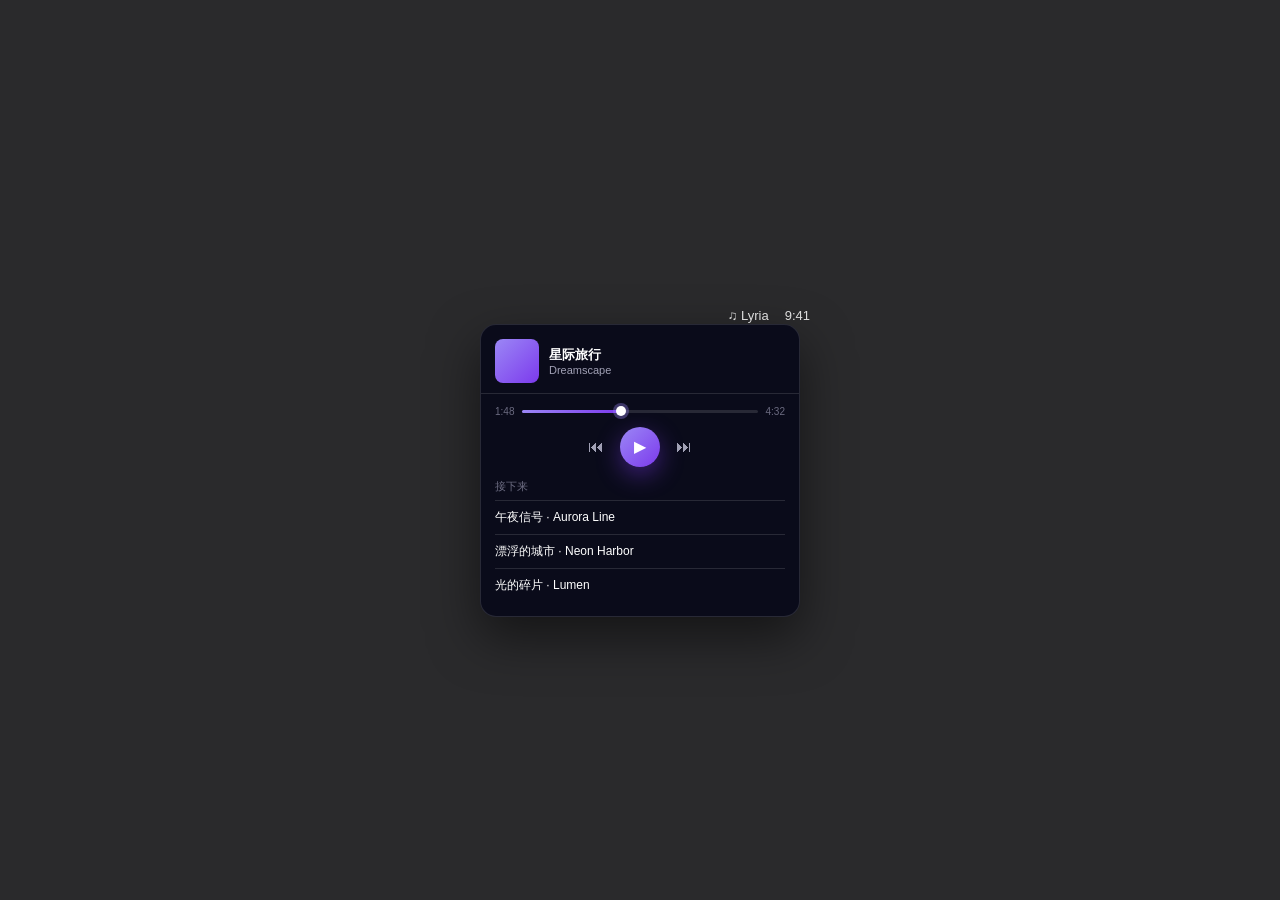
<file: .design/ui-mocks/html/13-menubar.html>
<!DOCTYPE html><html><head><meta charset="utf-8"><link rel="stylesheet" href="theme.css?v=layout">
<style>body{background:#2a2a2c}.menubar{position:absolute;top:24px;right:40px;color:#ddd;font-size:13px;display:flex;gap:16px}
.popover{margin-top:8px}</style></head>
<body>
<div style="width:420px;position:relative">
  <div class="menubar"><span>♫ Lyria</span><span>9:41</span></div>
  <div class="popover" style="margin:40px auto 0">
    <div style="padding:14px 14px 10px;display:flex;gap:10px;align-items:center;border-bottom:1px solid var(--border)">
      <div class="cover"></div>
      <div style="flex:1"><div class="t" style="font-size:13px;font-weight:600">星际旅行</div><div class="a" style="font-size:11px;color:var(--text2)">Dreamscape</div></div>
    </div>
    <div style="padding:12px 14px">
      <div class="prog" style="margin-bottom:10px"><span>1:48</span><div class="bar"><div class="fill"></div><div class="knob"></div></div><span>4:32</span></div>
      <div class="btns" style="justify-content:center"><span>⏮</span><div class="play">▶</div><span>⏭</span></div>
    </div>
    <div style="padding:0 14px 14px">
      <div style="font-size:11px;color:var(--text3);margin-bottom:6px">接下来</div>
      <div style="font-size:12px;padding:8px 0;border-top:1px solid var(--border)">午夜信号 · Aurora Line</div>
      <div style="font-size:12px;padding:8px 0;border-top:1px solid var(--border)">漂浮的城市 · Neon Harbor</div>
      <div style="font-size:12px;padding:8px 0;border-top:1px solid var(--border)">光的碎片 · Lumen</div>
    </div>
  </div>
</div>
</body></html>
</file>
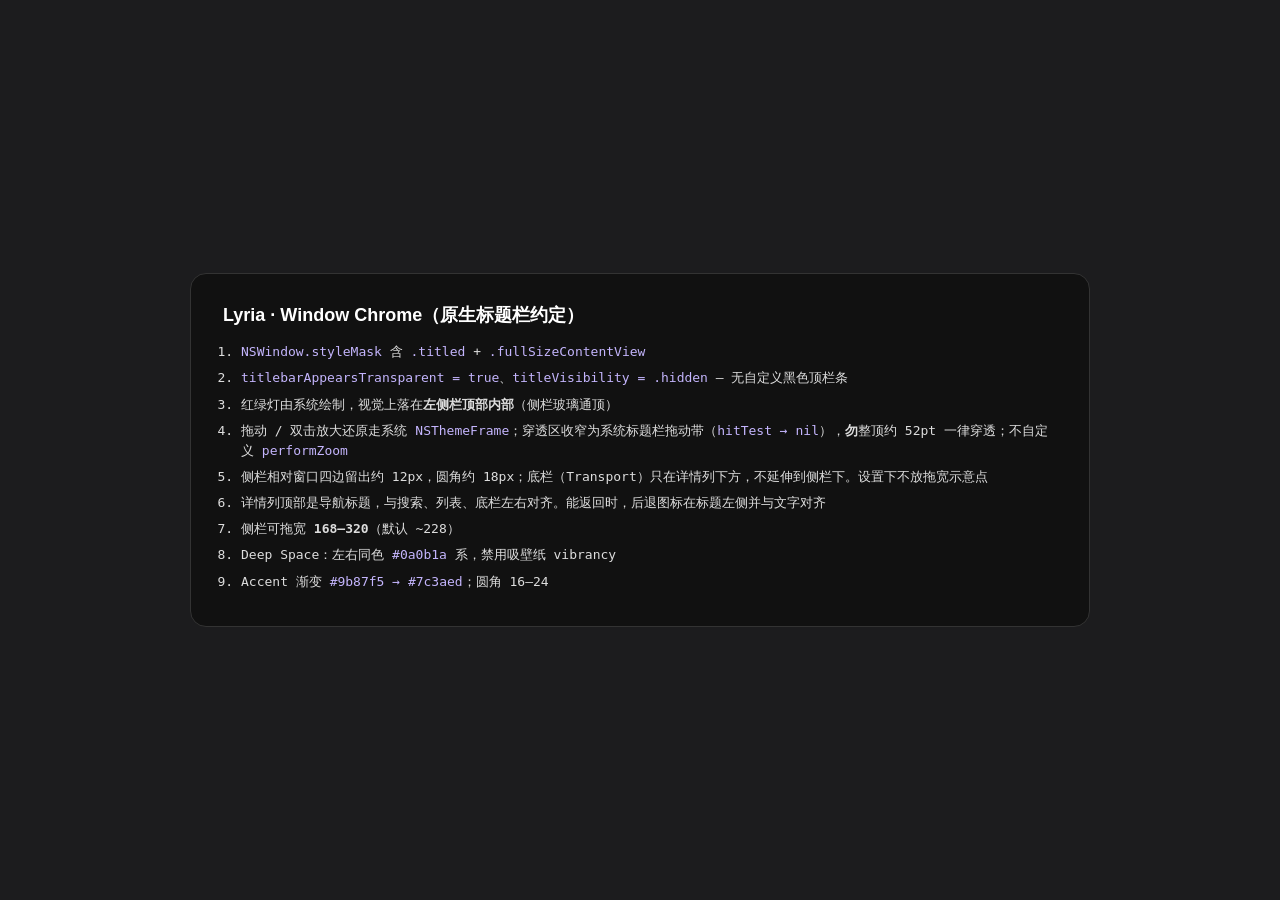
<file: .design/ui-mocks/html/14-window-chrome.html>
<!DOCTYPE html><html><head><meta charset="utf-8"><link rel="stylesheet" href="theme.css?v=layout"></head>
<body><div class="annot">
<h1>Lyria · Window Chrome（原生标题栏约定）</h1>
<ol>
<li><code>NSWindow.styleMask</code> 含 <code>.titled</code> + <code>.fullSizeContentView</code></li>
<li><code>titlebarAppearsTransparent = true</code>、<code>titleVisibility = .hidden</code> — 无自定义黑色顶栏条</li>
<li>红绿灯由系统绘制，视觉上落在<strong>左侧栏顶部内部</strong>（侧栏玻璃通顶）</li>
<li>拖动 / 双击放大还原走系统 <code>NSThemeFrame</code>；穿透区收窄为系统标题栏拖动带（<code>hitTest → nil</code>），<strong>勿</strong>整顶约 52pt 一律穿透；不自定义 <code>performZoom</code></li>
<li>侧栏相对窗口四边留出约 12px，圆角约 18px；底栏（Transport）只在详情列下方，不延伸到侧栏下。设置下不放拖宽示意点</li>
<li>详情列顶部是导航标题，与搜索、列表、底栏左右对齐。能返回时，后退图标在标题左侧并与文字对齐</li>
<li>侧栏可拖宽 <strong>168–320</strong>（默认 ~228）</li>
<li>Deep Space：左右同色 <code>#0a0b1a</code> 系，禁用吸壁纸 vibrancy</li>
<li>Accent 渐变 <code>#9b87f5 → #7c3aed</code>；圆角 16–24</li>
</ol>
</div></body></html>
</file>
<file: .design/ui-mocks/html/theme.css>
:root {
  --bg: #0a0b1a;
  --panel: #12131f;
  --panel2: #1a1b2e;
  --border: rgba(255,255,255,0.12);
  --border-strong: rgba(255,255,255,0.18);
  --text: #ffffff;
  --text2: #a1a1b5;
  --text3: #6b6b80;
  --a1: #9b87f5;
  --a2: #7c3aed;
  --grad: linear-gradient(135deg, #9b87f5 0%, #7c3aed 100%);
}
* { box-sizing: border-box; margin: 0; padding: 0; }
body {
  background: #1c1c1e;
  font-family: -apple-system, BlinkMacSystemFont, "SF Pro Text", "PingFang SC", Inter, sans-serif;
  color: var(--text);
  display: flex; align-items: center; justify-content: center;
  min-height: 100vh; padding: 40px;
}
.window {
  width: 1180px; height: 760px; border-radius: 22px; overflow: hidden;
  display: flex; background: var(--bg);
  box-shadow: 0 40px 80px rgba(0,0,0,.55), 0 0 0 1px rgba(255,255,255,.06);
  position: relative;
}
.window::before {
  content:""; position:absolute; inset:0; pointer-events:none;
  background:
    radial-gradient(ellipse 60% 50% at 85% 10%, rgba(124,58,237,.22), transparent 60%),
    radial-gradient(ellipse 40% 40% at 20% 80%, rgba(155,135,245,.08), transparent 55%);
  z-index: 0;
}
.sidebar, .detail { position: relative; z-index: 1; }
.sidebar {
  width: 228px; flex-shrink: 0;
  margin: 12px;
  height: calc(100% - 24px);
  border-radius: 18px;
  border: 1px solid var(--border);
  background: rgba(18,19,31,.92);
  display: flex; flex-direction: column; padding: 18px 14px 16px;
}
.lights { display:flex; gap:8px; padding: 2px 4px 18px; }
.lights span { width:12px; height:12px; border-radius:50%; display:block; }
.lights .r { background:#ff5f57; } .lights .y { background:#febc2e; } .lights .g { background:#28c840; }
.brand {
  font-family: "Iowan Old Style", "Palatino Linotype", Palatino, Georgia, serif;
  font-size: 28px; font-weight: 500; letter-spacing: .2px;
  padding: 0 8px 22px; color: #fff;
}
.nav { display:flex; flex-direction:column; gap:6px; flex:1; }
.nav-item {
  display:flex; align-items:center; gap:10px;
  padding: 10px 12px; border-radius: 12px;
  color: var(--text2); font-size: 14px; font-weight: 500;
}
.nav-item.active { background: var(--grad); color:#fff; box-shadow: 0 8px 20px rgba(124,58,237,.35); }
.nav-item svg { width:16px; height:16px; opacity:.9; }
.nav-bottom { margin-top:auto; display:flex; flex-direction:column; gap:10px; }
.detail { flex:1; display:flex; flex-direction:column; min-width:0; padding: 12px 16px 12px 0; }
.page-head { display:flex; align-items:center; gap:16px; padding: 2px 4px 10px; }
.page-title { min-width:0; display:flex; flex-direction:column; align-items:flex-start; }
.nav-line { min-width:0; display:flex; align-items:center; }
.nav-back {
  width:22px; height:22px; flex:none; display:inline-flex; align-items:center; justify-content:center;
  margin: 0 2px 0 -4px; color: var(--text2);
}
.nav-back svg { width:18px; height:18px; }
.page-title h1 { margin:0; font-size:22px; font-weight:650; letter-spacing:-.02em; line-height:1.2; }
.page-meta { display:block; margin-top:2px; color:var(--text3); font-size:12px; min-height:16px; }
.page-title:has(.nav-back) .page-meta { margin-left:20px; }
.search {
  height: 36px; border-radius: 999px;
  background: rgba(255,255,255,.06); border: 1px solid var(--border);
  display:flex; align-items:center; gap:8px; padding: 0 14px;
  color: var(--text3); font-size: 13px;
}
.page-head .search { width: min(360px, 46%); margin-left: auto; flex: none; }
.content { flex:1; padding: 0 4px 4px; overflow:hidden; min-height:0; }
.panel { height:100%; border:none; background:transparent; border-radius:0; padding:0; overflow:hidden; }
.transport {
  margin: 8px 4px 0; border-radius: 16px; border: 1px solid var(--border);
  background: rgba(18,19,31,.9); padding: 12px 16px 14px;
  display:grid; grid-template-columns: 1fr 1.4fr 1fr; align-items:center; gap:12px;
}
.np { display:flex; align-items:center; gap:10px; }
.cover { width:44px; height:44px; border-radius:8px; background:var(--grad); }
.np > .cover { background: linear-gradient(145deg, hsl(220 58% 58%), hsl(248 46% 34%)); }
.np .t { font-size:13px; font-weight:600; } .np .a { font-size:11px; color:var(--text2); margin-top:2px; }
.controls { display:flex; flex-direction:column; align-items:center; gap:8px; }
.prog { width:100%; display:flex; align-items:center; gap:8px; font-size:10px; color:var(--text3); }
.bar { flex:1; height:3px; background:rgba(255,255,255,.12); border-radius:2px; position:relative; }
.bar .fill { width:42%; height:100%; background:var(--grad); border-radius:2px; }
.bar .knob { position:absolute; left:42%; top:50%; width:10px; height:10px; border-radius:50%;
  background:#fff; transform:translate(-50%,-50%); box-shadow:0 0 0 3px rgba(155,135,245,.35); }
.btns { display:flex; align-items:center; gap:16px; color:var(--text2); }
.play { width:40px; height:40px; border-radius:50%; background:var(--grad);
  display:flex; align-items:center; justify-content:center; color:#fff;
  box-shadow: 0 8px 24px rgba(124,58,237,.45); }
.vol { display:flex; justify-content:flex-end; align-items:center; gap:8px; color:var(--text2); }
.vol .slider { width:90px; height:3px; background:rgba(255,255,255,.12); border-radius:2px; position:relative; }
.vol .slider .fill { width:60%; height:100%; background:var(--a1); border-radius:2px; }
.row {
  display:grid; grid-template-columns: minmax(0, 1.7fr) minmax(0, 1fr) minmax(0, 1fr) 72px;
  align-items:center; gap:8px; padding: 6px 8px; border-radius: 0;
  border: none; border-bottom: 1px solid rgba(255,255,255,.08); margin-bottom: 0;
}
.row.header { color:var(--text3); font-size:12px; padding: 6px 8px 10px; border-bottom-color: rgba(255,255,255,.12); }
.row.track { background: transparent; }
.row.track.active {
  background: linear-gradient(90deg, rgba(155,135,245,.22), rgba(124,58,237,.08));
  border-bottom-color: transparent;
  box-shadow: none;
}
.title-cell { display:flex; align-items:center; gap:10px; min-width:0; }
.cover-gap { width:36px; flex:none; }
.cover-sm {
  width:36px; height:36px; border-radius:8px; flex:none;
  display:flex; align-items:center; justify-content:center;
}
.cover-sm .eq { width:16px; height:14px; margin:0; }
.cover-sm .eq i { background:#fff; }
.title-stack .cn { font-size:13px; font-weight:600; }
.title-stack .en { font-size:11px; color:var(--text2); margin-top:2px; }
.meta { font-size:12px; color:var(--text2); }
.eq { width:18px; height:14px; display:inline-flex; gap:2px; align-items:flex-end; margin-right:8px; vertical-align:middle; }
.eq i { width:3px; background:var(--a1); border-radius:1px; display:block; }
.eq i:nth-child(1){height:40%} .eq i:nth-child(2){height:90%} .eq i:nth-child(3){height:60%} .eq i:nth-child(4){height:100%}
.grid { display:grid; grid-template-columns: repeat(4, 1fr); gap:16px; }
.card { border-radius:14px; border:1px solid var(--border); background:rgba(255,255,255,.03); overflow:hidden; }
.card .art { aspect-ratio:1; background:var(--grad); }
.grid > .card:nth-child(8n+1) .art { background: linear-gradient(145deg, hsl(262 58% 62%), hsl(280 46% 36%)); }
.grid > .card:nth-child(8n+2) .art { background: linear-gradient(145deg, hsl(220 58% 58%), hsl(248 46% 34%)); }
.grid > .card:nth-child(8n+3) .art { background: linear-gradient(145deg, hsl(48 58% 56%), hsl(32 46% 34%)); }
.grid > .card:nth-child(8n+4) .art { background: linear-gradient(145deg, hsl(78 52% 50%), hsl(150 42% 32%)); }
.grid > .card:nth-child(8n+5) .art { background: linear-gradient(145deg, hsl(168 48% 48%), hsl(190 42% 30%)); }
.grid > .card:nth-child(8n+6) .art { background: linear-gradient(145deg, hsl(200 52% 54%), hsl(230 42% 34%)); }
.grid > .card:nth-child(8n+7) .art { background: linear-gradient(145deg, hsl(330 48% 58%), hsl(350 42% 36%)); }
.grid > .card:nth-child(8n+8) .art { background: linear-gradient(145deg, hsl(20 55% 56%), hsl(8 42% 34%)); }
.card .body { padding:10px 12px 12px; }
.card .name { font-size:13px; font-weight:600; }
.card .sub { font-size:11px; color:var(--text2); margin-top:3px; }
.hero { display:flex; gap:20px; align-items:flex-end; margin-bottom:18px; }
.hero .big-art { width:160px; height:160px; border-radius:16px; background:var(--grad);
  box-shadow: 0 16px 40px rgba(124,58,237,.35); flex-shrink:0; }
.hero .info h1 { font-size:28px; font-weight:700; margin-bottom:6px; }
.hero .info .sub { color:var(--text2); font-size:13px; margin-bottom:14px; }
.actions { display:flex; gap:10px; }
.btn {
  height:32px; padding:0 14px; border-radius:999px; border:1px solid var(--border);
  background:rgba(255,255,255,.06); color:#fff; font-size:12px; font-weight:600;
  display:inline-flex; align-items:center; gap:6px;
}
.btn.primary { background:var(--grad); border-color:transparent; }
.empty {
  height:100%; display:flex; flex-direction:column; align-items:center; justify-content:center;
  color:var(--text2); gap:10px; text-align:center;
}
.empty h2 { color:#fff; font-size:18px; }
.empty p { font-size:13px; max-width:280px; line-height:1.5; }
.settings { display:flex; flex-direction:column; gap:12px; }
.setting {
  border:1px solid var(--border); border-radius:14px; background:rgba(255,255,255,.03);
  padding:14px 16px; display:flex; justify-content:space-between; align-items:center; gap:16px;
}
.setting .l .n { font-size:13px; font-weight:600; }
.setting .l .d { font-size:11px; color:var(--text2); margin-top:3px; }
.toggle { width:40px; height:22px; border-radius:999px; background:var(--grad); position:relative; }
.toggle::after { content:""; position:absolute; right:2px; top:2px; width:18px; height:18px; border-radius:50%; background:#fff; }
.toggle.off { background:rgba(255,255,255,.15); }
.toggle.off::after { right:auto; left:2px; }
.danger .n { color:#ff7b72; }
.popover {
  width: 320px; border-radius: 16px; overflow:hidden;
  background: var(--bg); border:1px solid var(--border);
  box-shadow: 0 20px 50px rgba(0,0,0,.5);
}
.queue-panel {
  position:absolute; right:20px; top:70px; bottom:110px; width:280px;
  border-radius:16px; border:1px solid var(--border); background:rgba(18,19,31,.96);
  padding:14px; z-index:5; display:flex; flex-direction:column; gap:8px;
}
.annot {
  width: 900px; background:#111; color:#ddd; border-radius:16px; padding:28px 32px;
  font-family: ui-monospace, SFMono-Regular, Menlo, monospace; font-size:13px; line-height:1.55;
  border:1px solid #333;
}
.annot h1 { font-size:18px; color:#fff; margin-bottom:12px; font-family: Inter, sans-serif; }
.annot li { margin: 6px 0 6px 18px; }
.annot code { color:#c4b5fd; }
</file>
<file: .design/ui-mocks/html/prototype.css>
:root {
  --fit: min(1, (100vw - 32px) / 1180px, (100vh - 108px) / 760px);
}

body.proto {
  flex-direction: column;
  justify-content: safe center;
  gap: 16px;
  padding: 20px 16px;
}

.proto-bar {
  width: calc(1180px * var(--fit));
  max-width: calc(100vw - 32px);
  display: flex;
  align-items: center;
  gap: 8px;
  color: var(--text2);
  font-size: 12px;
}
.proto-label { color: #fff; font-weight: 600; letter-spacing: .2px; }
.proto-note { color: var(--text3); }
.proto-bar .spacer { flex: 1; }
.proto-bar button {
  background: rgba(255,255,255,.06);
  color: #ddd;
  border: 1px solid var(--border);
  border-radius: 999px;
  padding: 5px 12px;
  font: inherit;
  font-size: 12px;
  cursor: pointer;
}
.proto-bar button:hover { border-color: rgba(155,135,245,.55); color: #fff; }
.proto-bar button.on {
  background: var(--grad);
  border-color: transparent;
  color: #fff;
}

.fit {
  width: calc(1180px * var(--fit));
  height: calc(760px * var(--fit));
  position: relative;
  flex-shrink: 0;
}
.fit > .window,
.fit > .menubar-stage,
.fit > .annot {
  position: absolute;
  top: 0;
  transform: scale(var(--fit));
}
.fit > .window {
  left: 0;
  transform-origin: top left;
}
.fit > .menubar-stage {
  left: calc(50% - 210px * var(--fit));
  top: 36px;
  transform-origin: top left;
}
.fit > .annot {
  left: calc(50% - 450px * var(--fit));
  top: 24px;
  transform-origin: top left;
}

.is-hidden { display: none !important; }

button.brand {
  background: none;
  border: none;
  color: #fff;
  text-align: left;
  cursor: pointer;
}
button.nav-item {
  width: 100%;
  background: none;
  border: none;
  color: var(--text2);
  font: inherit;
  text-align: left;
  cursor: pointer;
}
button.nav-item:hover:not(.active) {
  background: rgba(255,255,255,.06);
  color: #fff;
}
button.nav-item.active { color: #fff; }

body.proto .detail { padding: 12px 16px 12px 0; }
.page-head {
  display: flex;
  align-items: center;
  gap: 16px;
  padding: 2px 4px 10px;
}
.page-title { min-width: 0; display: flex; flex-direction: column; align-items: flex-start; }
.nav-line { min-width: 0; display: flex; align-items: center; }
button.nav-back {
  width: 22px;
  height: 22px;
  flex: none;
  display: inline-flex;
  align-items: center;
  justify-content: center;
  margin: 0 2px 0 -4px;
  padding: 0;
  border: none;
  border-radius: 6px;
  background: transparent;
  color: var(--text2);
  cursor: pointer;
}
button.nav-back:hover { color: #fff; background: rgba(255,255,255,.06); }
button.nav-back .ico { width: 18px; height: 18px; }
.page-title h1 {
  margin: 0;
  font-size: 22px;
  font-weight: 650;
  letter-spacing: -.02em;
  line-height: 1.2;
}
.page-title span {
  display: block;
  margin-top: 2px;
  color: var(--text3);
  font-size: 12px;
  min-height: 16px;
}
.page-title:has(.nav-back:not(.is-hidden)) #pageMeta { margin-left: 20px; }
.page-head .search { width: min(360px, 46%); margin-left: auto; flex: none; }
body.proto .content { padding: 0 4px 4px; }
body.proto .panel {
  border: none;
  background: transparent;
  border-radius: 0;
  padding: 0;
  overflow: auto;
}
body.proto .transport { margin: 8px 4px 0; }

.row {
  grid-template-columns: minmax(0, 1.7fr) minmax(0, 1fr) minmax(0, 1fr) 96px;
  margin-bottom: 0;
  border: none;
  border-radius: 0;
  border-bottom: 1px solid rgba(255,255,255,.08);
}
.row.header {
  position: sticky;
  top: 0;
  z-index: 1;
  background: #0a0b1a;
  border-bottom-color: rgba(255,255,255,.12);
}
.row.track {
  padding: 6px 8px;
  background: transparent;
  border-color: transparent;
  border-bottom: 1px solid rgba(255,255,255,.08);
}
.row.track:hover:not(.active) { background: rgba(255,255,255,.04); }
.row.track.active {
  background: linear-gradient(90deg, rgba(155,135,245,.22), rgba(124,58,237,.08));
  box-shadow: none;
  border-color: transparent;
}
.row.track.selected:not(.active) {
  background: rgba(255,255,255,.05);
  border-color: transparent;
}
.title-cell { display: flex; align-items: center; gap: 10px; min-width: 0; }
.cover-gap { width: 36px; flex: none; }
.cover-btn {
  position: relative;
  width: 36px;
  height: 36px;
  flex: none;
  border: none;
  padding: 0;
  border-radius: 8px;
  background: var(--grad);
  cursor: pointer;
}
.cover-eq, .cover-play {
  position: absolute;
  inset: 0;
  display: flex;
  align-items: center;
  justify-content: center;
  border-radius: 8px;
}
.cover-btn .eq { width: 16px; height: 16px; margin: 0; }
.cover-btn .eq i { background: #fff; }
.cover-play {
  background: rgba(10, 11, 26, .45);
  color: #fff;
  opacity: 0;
}
.cover-btn:hover .cover-eq,
.cover-btn:focus-visible .cover-eq { opacity: 0; }
.cover-btn:hover .cover-play,
.cover-btn:focus-visible .cover-play { opacity: 1; }
.cover-play .ico { width: 16px; height: 16px; }
.title-stack { min-width: 0; }
.title-stack .cn,
.title-stack .en { overflow: hidden; text-overflow: ellipsis; white-space: nowrap; }
.row-end { display: flex; align-items: center; justify-content: flex-end; gap: 2px; }
.dur { width: 44px; text-align: right; }
.more-gap { width: 28px; flex: none; }
button.more {
  width: 28px;
  height: 28px;
  display: inline-flex;
  align-items: center;
  justify-content: center;
  border: none;
  border-radius: 8px;
  background: none;
  color: var(--text3);
  cursor: pointer;
  opacity: .45;
  padding: 0;
}
.row.track:hover button.more,
button.more[aria-expanded="true"] { opacity: 1; color: #fff; }
button.more:hover { background: rgba(255,255,255,.08); }
.row.track.selected:not(.active) {
  background: rgba(255,255,255,.07);
  border-color: rgba(255,255,255,.2);
}

.row-menu, .menu-sub {
  min-width: 196px;
  padding: 6px;
  border-radius: 12px;
  background: rgba(18, 19, 31, .98);
  border: 1px solid var(--border);
  box-shadow: 0 16px 40px rgba(0,0,0,.45);
}
.row-menu { position: fixed; z-index: 30; }
.row-menu button, .menu-sub button {
  width: 100%;
  display: flex;
  align-items: center;
  gap: 8px;
  text-align: left;
  background: none;
  border: none;
  color: #fff;
  font: inherit;
  font-size: 13px;
  border-radius: 8px;
  padding: 7px 8px;
  cursor: pointer;
}
.row-menu button .ico, .menu-sub button .ico { width: 14px; height: 14px; }
.row-menu button:hover, .menu-sub button:hover { background: rgba(255,255,255,.08); }
.row-menu button.danger { color: #ff7b72; }
.menu-sep { height: 1px; margin: 4px 6px; background: var(--border); }
.menu-branch { position: relative; }
.menu-branch > button { justify-content: flex-start; }
.menu-branch > button .ico:last-child { margin-left: auto; }
.menu-sub {
  display: none;
  position: absolute;
  right: calc(100% + 6px);
  top: -6px;
  max-height: 240px;
  overflow: auto;
}
.menu-branch:hover .menu-sub,
.menu-branch:focus-within .menu-sub { display: block; }

.search input {
  flex: 1;
  min-width: 0;
  background: transparent;
  border: 0;
  outline: none;
  color: var(--text);
  font: inherit;
  font-size: 13px;
}
.search input::placeholder { color: var(--text3); }
.search .clear {
  background: none;
  border: none;
  color: var(--text3);
  cursor: pointer;
  font-size: 15px;
  line-height: 1;
  padding: 0;
}
.search .clear:hover { color: #fff; }

button.card {
  display: block;
  width: 100%;
  margin: 0;
  padding: 0;
  color: inherit;
  font: inherit;
  text-align: inherit;
  cursor: pointer;
  background: rgba(255,255,255,.03);
  border: 1px solid var(--border);
}
button.card:hover { border-color: rgba(155,135,245,.55); }

.row.track { cursor: pointer; }
.row.track:hover { border-color: rgba(255,255,255,.28); }

.eq.live i {
  transform-origin: bottom;
  animation: eq-bar .9s ease-in-out infinite alternate;
}
.eq.live i:nth-child(2) { animation-delay: .15s; }
.eq.live i:nth-child(3) { animation-delay: .3s; }
.eq.live i:nth-child(4) { animation-delay: .08s; }
@keyframes eq-bar {
  from { transform: scaleY(.35); }
  to { transform: scaleY(1); }
}
@media (prefers-reduced-motion: reduce) {
  .eq.live i { animation: none; }
}

button.meta, button.link, button.back {
  background: none;
  border: none;
  padding: 0;
  font: inherit;
  cursor: pointer;
}
button.meta {
  color: var(--text2);
  font-size: 12px;
  text-align: left;
  min-width: 0;
}
button.link { color: inherit; }
button.meta:hover, button.link:hover, button.back:hover { color: #fff; }
button.back {
  display: inline-flex;
  align-items: center;
  gap: 2px;
  color: var(--text2);
  font-size: 13px;
  margin-bottom: 6px;
}
button.back .ico { width: 14px; height: 14px; }

button.btn { cursor: pointer; font: inherit; }
button.btn:hover { border-color: rgba(155,135,245,.65); }
button.btn.danger { color: #ff7b72; border-color: rgba(255,123,114,.45); }
.section-label { color: var(--text3); font-size: 12px; margin: 8px 0; }

input.rename {
  display: block;
  font: inherit;
  font-size: 28px;
  font-weight: 700;
  color: #fff;
  background: transparent;
  border: none;
  border-bottom: 1px solid rgba(155,135,245,.75);
  outline: none;
  width: min(420px, 100%);
  margin-bottom: 6px;
}

.ico { width: 16px; height: 16px; display: block; flex: none; }
.ico.nudge { transform: translateX(1px); }
.empty-mark .ico { width: 40px; height: 40px; opacity: .5; }
.plus-mark { display: flex; justify-content: center; }
.plus-mark .ico { width: 28px; height: 28px; }
.menu-brand { display: inline-flex; align-items: center; gap: 6px; }
.menu-brand .ico { width: 14px; height: 14px; }

button.glyph {
  display: inline-flex;
  align-items: center;
  justify-content: center;
  background: none;
  border: none;
  color: inherit;
  font: inherit;
  line-height: 1;
  padding: 4px;
  cursor: pointer;
}
button.glyph.on { color: var(--a1); }
button.play {
  display: inline-flex;
  align-items: center;
  justify-content: center;
  border: none;
  padding: 0;
  cursor: pointer;
}
button.play .ico { width: 18px; height: 18px; }
.bar, .vol .slider { cursor: pointer; }
.bar::before, .vol .slider::before {
  content: "";
  position: absolute;
  left: 0;
  right: 0;
  top: -8px;
  bottom: -8px;
}
.btns.center { justify-content: center; }

.setting { position: relative; }
button.toggle { border: none; padding: 0; cursor: pointer; }
.mini-pop {
  position: absolute;
  right: 16px;
  top: 54px;
  z-index: 4;
  background: #12131f;
  border: 1px solid var(--border);
  border-radius: 12px;
  padding: 6px;
  min-width: 168px;
  box-shadow: 0 16px 40px rgba(0,0,0,.45);
}
.mini-pop button {
  display: block;
  width: 100%;
  text-align: left;
  background: none;
  border: none;
  color: #fff;
  font: inherit;
  font-size: 12px;
  padding: 8px 10px;
  border-radius: 8px;
  cursor: pointer;
}
.mini-pop button:hover { background: rgba(255,255,255,.06); }

.q-head {
  display: flex;
  justify-content: space-between;
  align-items: center;
  margin-bottom: 6px;
}
.q-head span { color: var(--text3); font-size: 12px; }
.q-list {
  overflow: auto;
  display: flex;
  flex-direction: column;
  gap: 6px;
  min-height: 0;
}
button.q-item {
  display: flex;
  gap: 8px;
  align-items: center;
  padding: 8px;
  border-radius: 10px;
  border: 1px solid var(--border);
  background: rgba(255,255,255,.03);
  color: inherit;
  font: inherit;
  text-align: left;
  cursor: pointer;
  width: 100%;
}
button.q-item:hover { border-color: rgba(255,255,255,.28); }
button.q-item.current {
  border-color: rgba(155,135,245,.55);
  background: rgba(155,135,245,.14);
}
button.q-item .cover { width: 32px; height: 32px; flex-shrink: 0; }
.q-meta { flex: 1; min-width: 0; }
.q-title { font-size: 12px; font-weight: 600; }
.q-artist { font-size: 10px; color: var(--text2); }
.q-time { font-size: 10px; color: var(--text3); }

.toast {
  display: none;
  position: absolute;
  left: 50%;
  bottom: 118px;
  transform: translateX(-50%);
  z-index: 8;
  pointer-events: none;
  background: rgba(18,19,31,.96);
  border: 1px solid rgba(155,135,245,.5);
  color: #fff;
  border-radius: 999px;
  padding: 8px 14px;
  font-size: 12px;
  white-space: nowrap;
}
.toast.show { display: block; }

.menubar-stage { width: 420px; position: relative; min-height: 420px; }
.fake-menu {
  position: absolute;
  top: 0;
  right: 40px;
  display: flex;
  gap: 16px;
  color: #ddd;
  font-size: 13px;
}
.menubar-stage .popover { margin: 36px auto 0; }
.upnext-label { font-size: 11px; color: var(--text3); margin-bottom: 6px; }
button.upnext {
  display: block;
  width: 100%;
  text-align: left;
  background: none;
  border: none;
  border-top: 1px solid var(--border);
  color: inherit;
  font: inherit;
  font-size: 12px;
  padding: 8px 0;
  cursor: pointer;
}
button.upnext:hover { color: #fff; }

.window, .menubar-stage, .annot { user-select: none; }
.search input, input.rename { user-select: text; }

:focus-visible {
  outline: 2px solid rgba(155,135,245,.85);
  outline-offset: 2px;
}
</file>
